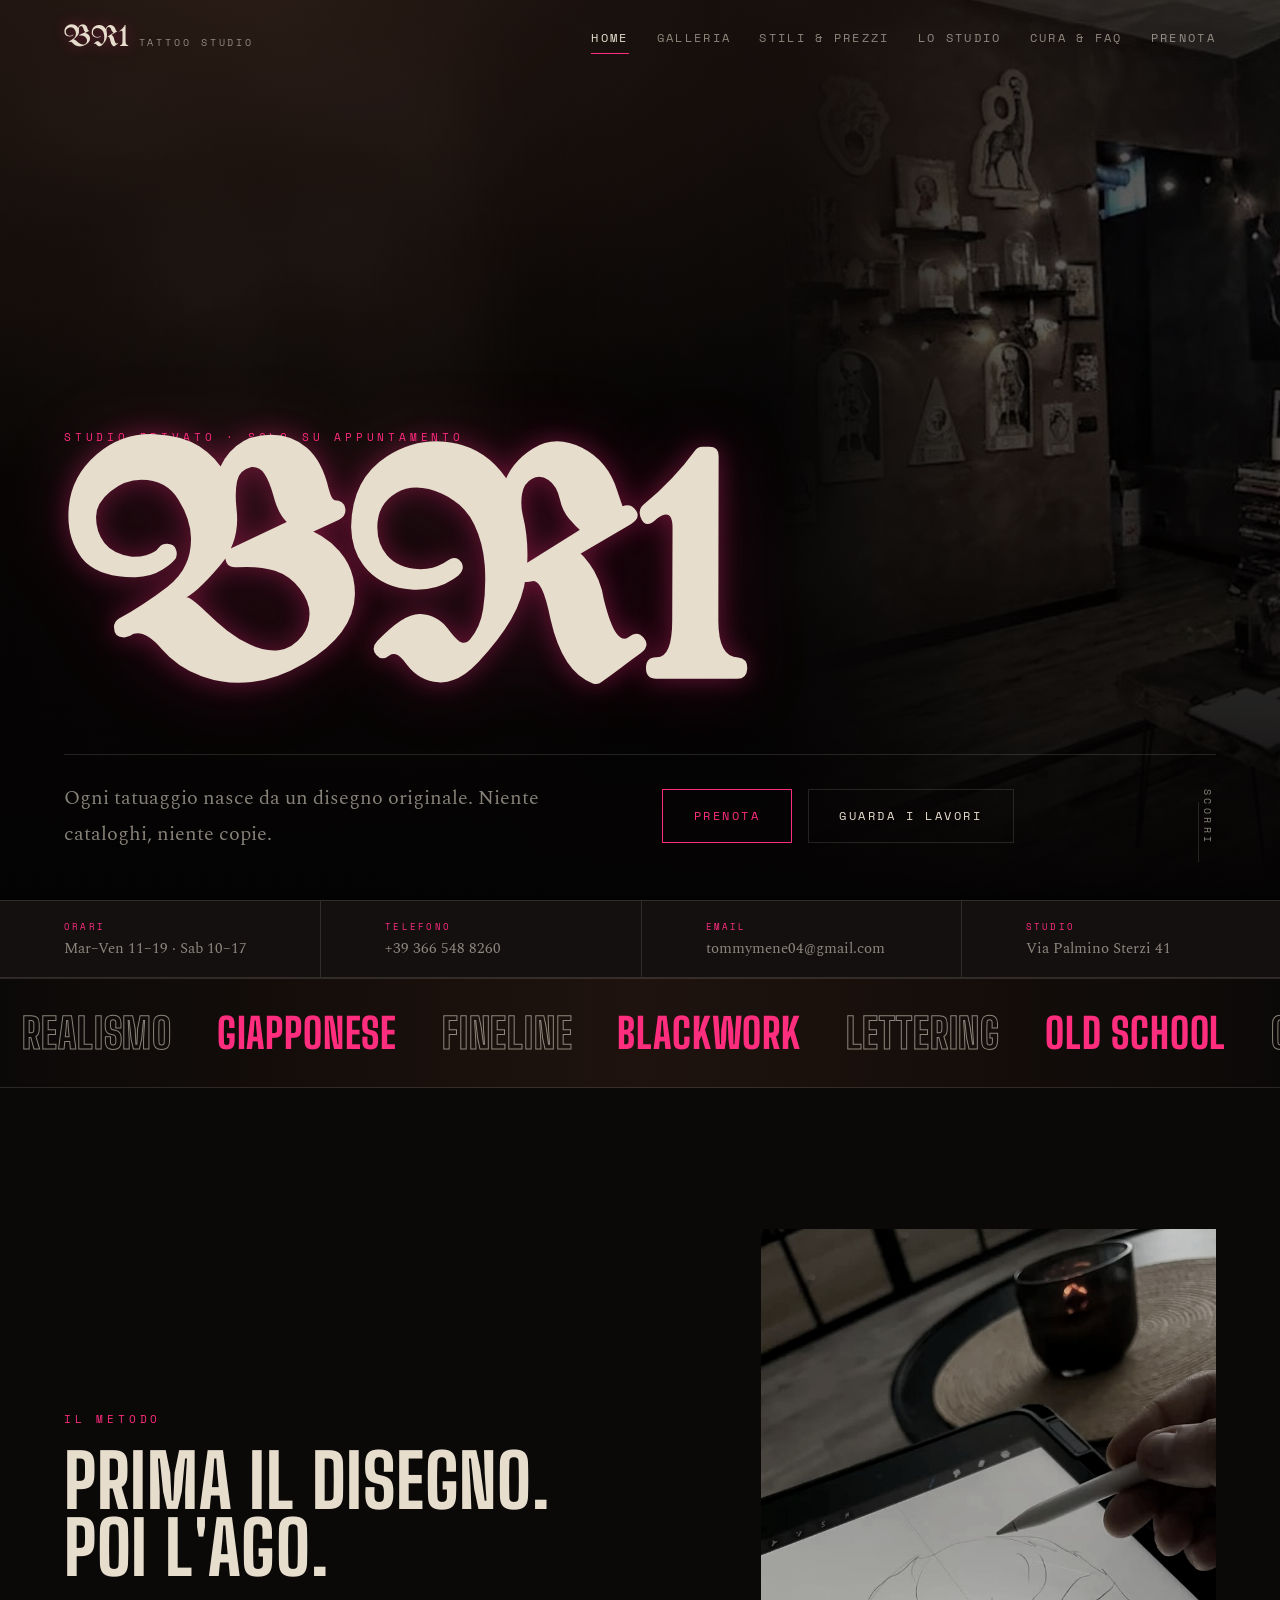
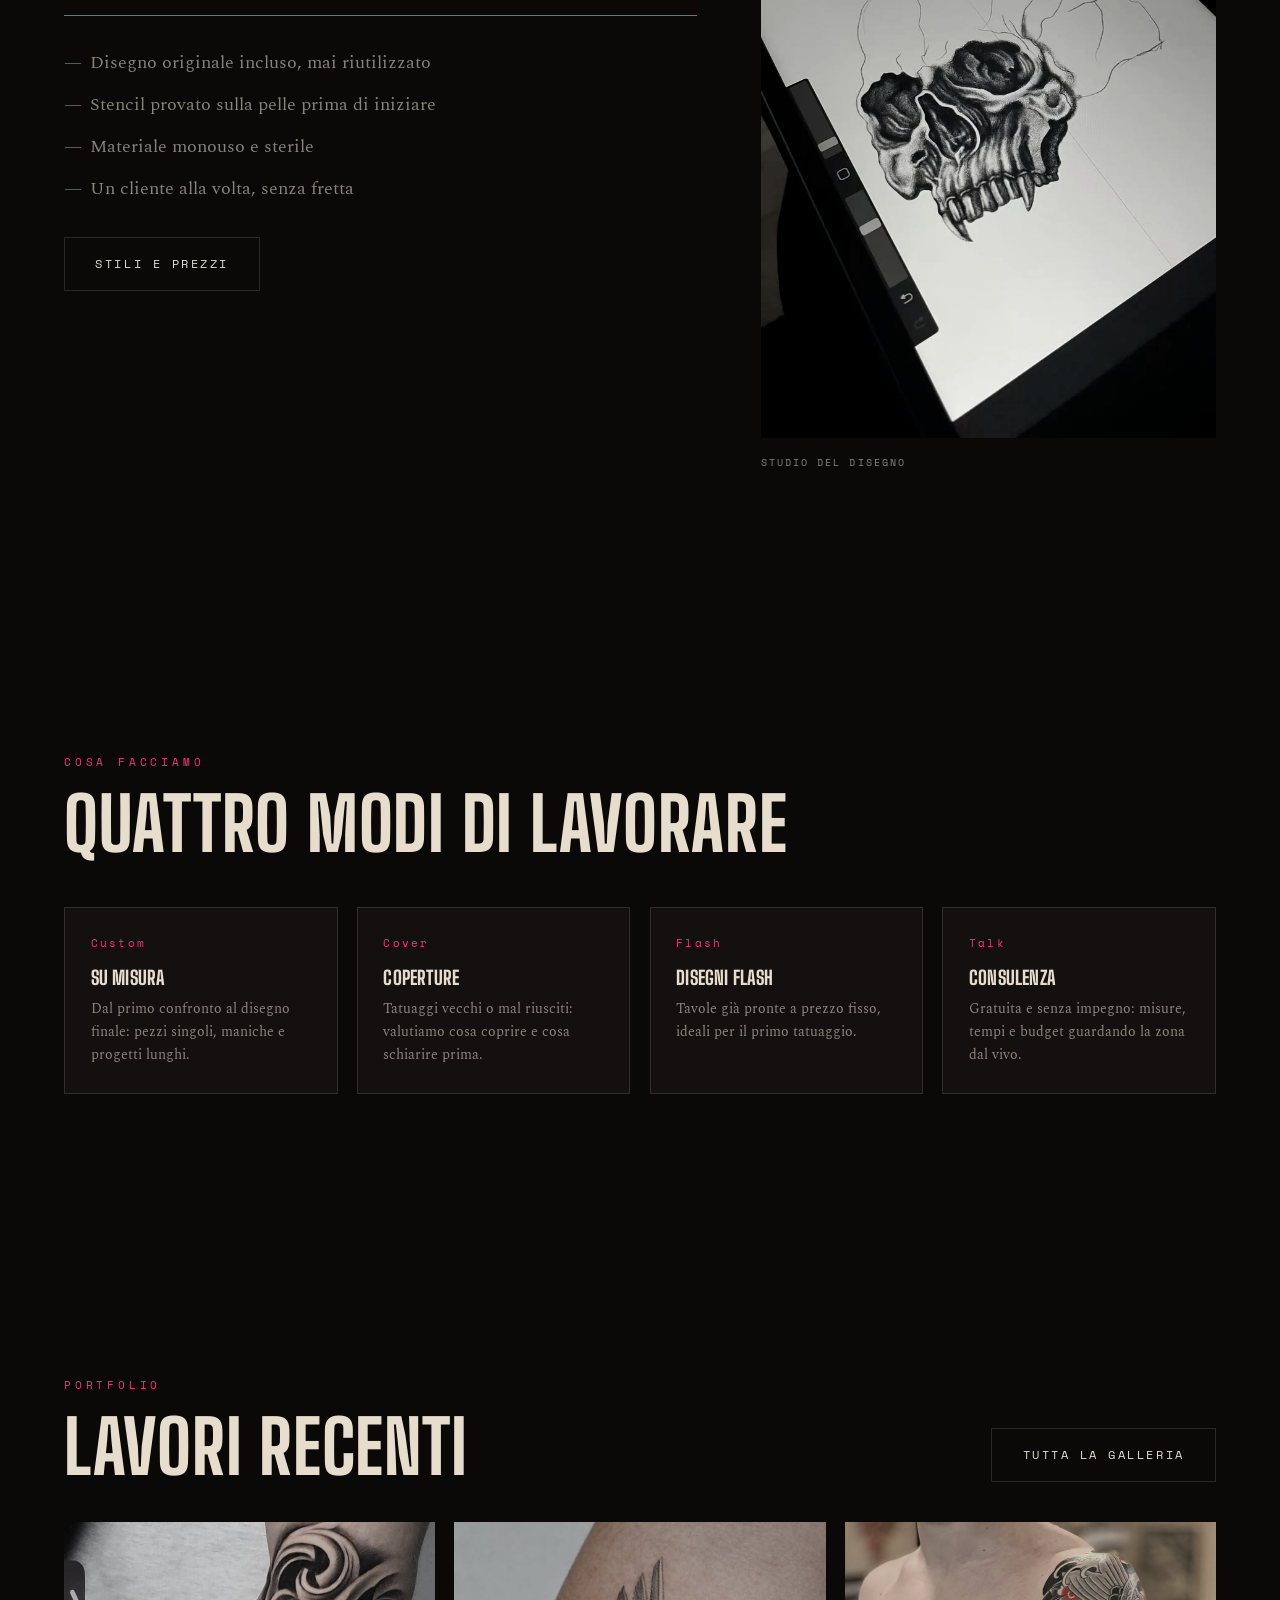
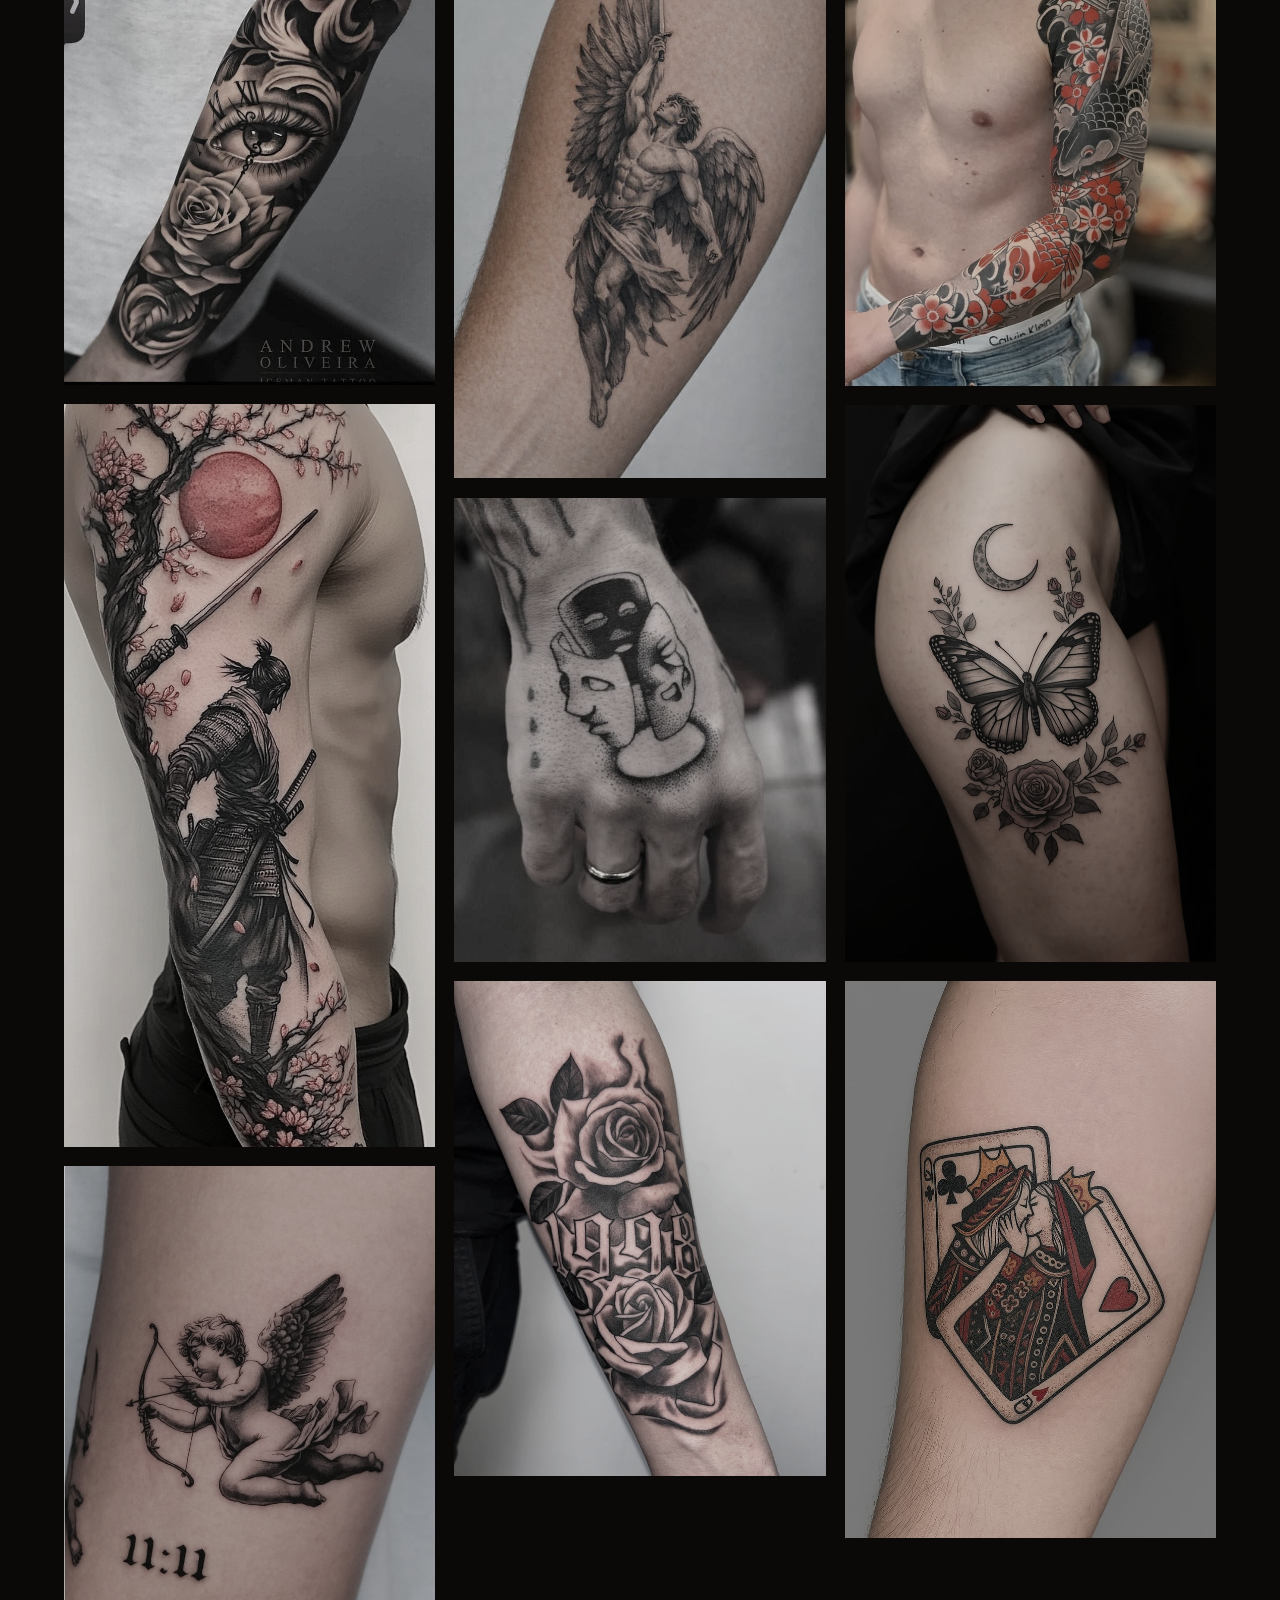
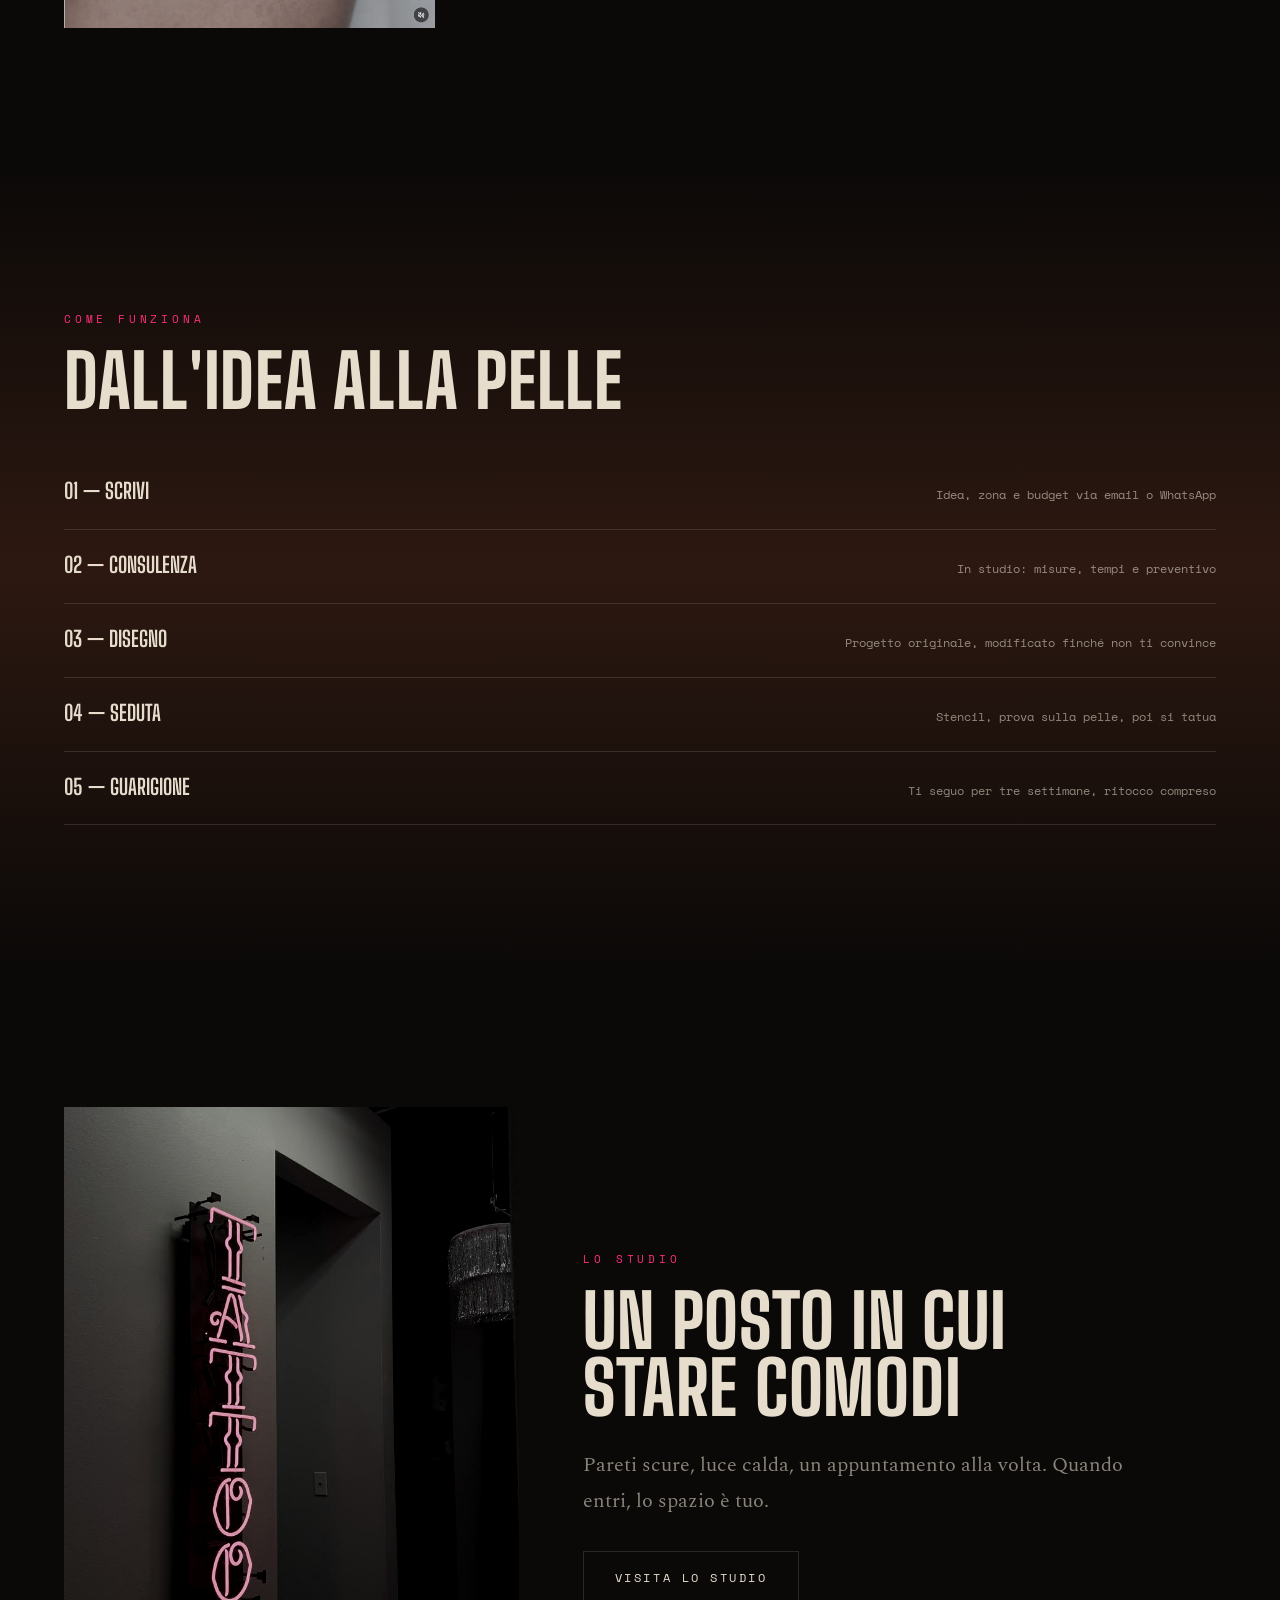
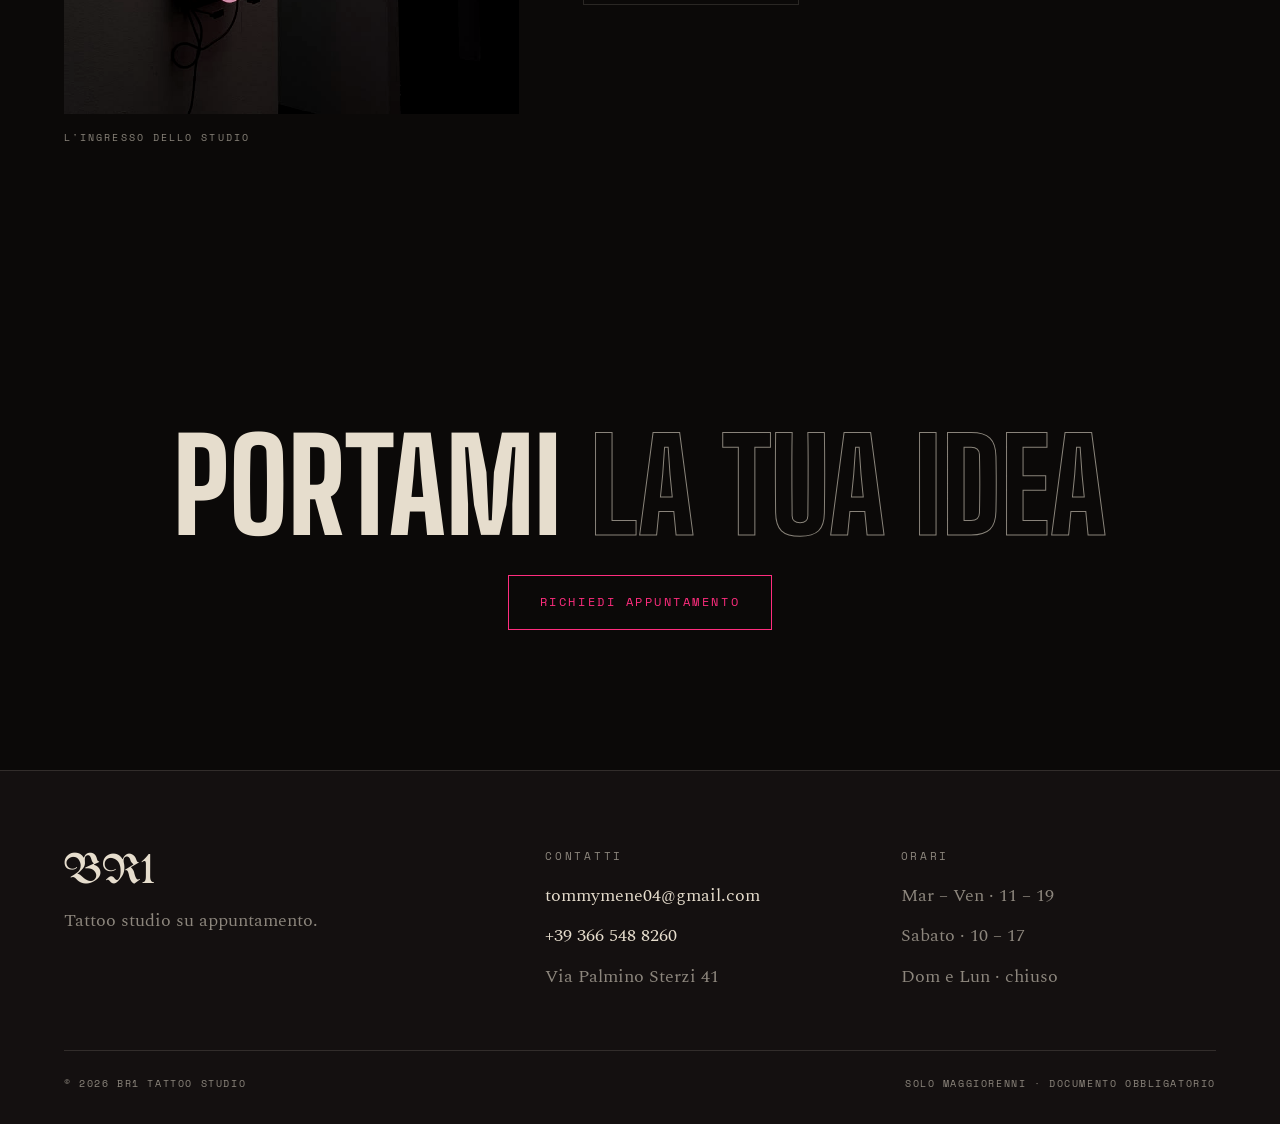
<file: index.html>
<!DOCTYPE html>
<html lang="it">
<head>
<meta charset="utf-8">
<meta name="viewport" content="width=device-width,initial-scale=1">
<title>BR1 Tattoo Studio — Tatuaggi su misura</title>
<meta name="description" content="Studio di tatuaggi su appuntamento. Realismo, giapponese, fineline, blackwork. Via Palmino Sterzi 41.">
<meta name="theme-color" content="#0B0908">
<link rel="icon" href="favicon.png" type="image/png">
<link rel="apple-touch-icon" href="apple-touch-icon.png">
<meta property="og:type" content="website">
<meta property="og:site_name" content="BR1 Tattoo Studio">
<meta property="og:title" content="BR1 Tattoo Studio">
<meta property="og:description" content="Tatuaggi su misura. Realismo, giapponese, fineline, blackwork. Solo su appuntamento.">
<meta property="og:image" content="https://menny28.github.io/BR1-tattoo/og-preview.jpg">
<meta property="og:image:width" content="1200">
<meta property="og:image:height" content="630">
<meta property="og:image:alt" content="BR1 Tattoo Studio">
<meta name="twitter:image" content="https://menny28.github.io/BR1-tattoo/og-preview.jpg">
<meta name="twitter:card" content="summary_large_image">
<meta property="og:url" content="https://menny28.github.io/BR1-tattoo/">
<link rel="canonical" href="https://menny28.github.io/BR1-tattoo/">
<link rel="preconnect" href="https://fonts.googleapis.com">
<link rel="preconnect" href="https://fonts.gstatic.com" crossorigin>
<link href="https://fonts.googleapis.com/css2?family=Big+Shoulders+Display:wght@400;700;800&family=Space+Mono:wght@400;700&family=Spectral:ital,wght@0,300;0,400;1,300&family=UnifrakturMaguntia&display=swap" rel="stylesheet">
<link rel="stylesheet" href="css/style.css">
</head>
<body>
<div class="progress"></div>

<header class="site-head">
  <a class="brand" href="index.html"><span class="brand__mark">BR1</span><span class="brand__tag">Tattoo Studio</span></a>
  <input type="checkbox" id="nav-toggle" class="nav-toggle" hidden>
  <label class="burger" for="nav-toggle" aria-label="Apri il menu"><span></span><span></span><span></span></label>
  <nav class="nav">
    <a class="is-current" href="index.html">Home</a>
    <a href="galleria.html">Galleria</a>
    <a href="stili.html">Stili &amp; Prezzi</a>
    <a href="studio.html">Lo studio</a>
    <a href="cura.html">Cura &amp; FAQ</a>
    <a href="contatti.html">Prenota</a>
  </nav>
</header>

<main>

  <section class="hero">
    <div class="hero__bg hero__bg--home"></div>
    <div class="hero__grain"></div>
    <div class="hero__inner">
      <span class="eyebrow">Studio privato · Solo su appuntamento</span>
      <h1 class="hero__title">BR1</h1>
      <div class="hero__meta">
        <p class="lead">Ogni tatuaggio nasce da un disegno originale. Niente cataloghi, niente copie.</p>
        <div class="btn-row" style="margin:0">
          <a class="btn btn--neon" href="contatti.html"><span>Prenota</span></a>
          <a class="btn" href="galleria.html"><span>Guarda i lavori</span></a>
        </div>
      </div>
    </div>
    <span class="hero__scroll">Scorri</span>
  </section>

  <!-- STRISCIA INFO -->
  <div class="strip">
    <div><b>Orari</b><span>Mar–Ven 11–19 · Sab 10–17</span></div>
    <a href="tel:+393665488260"><b>Telefono</b><span>+39 366 548 8260</span></a>
    <a href="mailto:tommymene04@gmail.com"><b>Email</b><span>tommymene04@gmail.com</span></a>
    <div><b>Studio</b><span>Via Palmino Sterzi 41</span></div>
  </div>

  <div class="marquee" aria-hidden="true">
    <div class="marquee__track">
      <span>Realismo</span><span>Giapponese</span><span>Fineline</span><span>Blackwork</span><span>Lettering</span><span>Old School</span><span>Cover-up</span>
      <span>Realismo</span><span>Giapponese</span><span>Fineline</span><span>Blackwork</span><span>Lettering</span><span>Old School</span><span>Cover-up</span>
    </div>
  </div>

  <!-- METODO -->
  <section class="section">
    <div class="wrap split split--wide-left">
      <div class="reveal">
        <span class="eyebrow">Il metodo</span>
        <h2 class="mask"><span>Prima il disegno.<br>Poi l'ago.</span></h2>
        <div class="ink-line" style="margin:2rem 0"></div>
        <ul class="ticks">
          <li>Disegno originale incluso, mai riutilizzato</li>
          <li>Stencil provato sulla pelle prima di iniziare</li>
          <li>Materiale monouso e sterile</li>
          <li>Un cliente alla volta, senza fretta</li>
        </ul>
        <div class="btn-row"><a class="btn" href="stili.html"><span>Stili e prezzi</span></a></div>
      </div>
      <figure class="figure reveal" data-d="2">
        <img src="img/disegno-teschio.jpg" alt="Disegno di un teschio realizzato su tavoletta grafica">
        <figcaption>Studio del disegno</figcaption>
      </figure>
    </div>
  </section>

  <!-- SERVIZI -->
  <section class="section panel">
    <div class="panel__bg" style="background-image:url('img/inchiostro.jpg')"></div>
    <div class="wrap">
      <span class="eyebrow reveal">Cosa facciamo</span>
      <h2 class="reveal">Quattro modi di lavorare</h2>
      <div class="grid grid--4" style="margin-top:3rem">
        <article class="card reveal">
          <span class="card__num">Custom</span>
          <h3>Su misura</h3>
          <p>Dal primo confronto al disegno finale: pezzi singoli, maniche e progetti lunghi.</p>
        </article>
        <article class="card reveal" data-d="1">
          <span class="card__num">Cover</span>
          <h3>Coperture</h3>
          <p>Tatuaggi vecchi o mal riusciti: valutiamo cosa coprire e cosa schiarire prima.</p>
        </article>
        <article class="card reveal" data-d="2">
          <span class="card__num">Flash</span>
          <h3>Disegni flash</h3>
          <p>Tavole già pronte a prezzo fisso, ideali per il primo tatuaggio.</p>
        </article>
        <article class="card reveal" data-d="3">
          <span class="card__num">Talk</span>
          <h3>Consulenza</h3>
          <p>Gratuita e senza impegno: misure, tempi e budget guardando la zona dal vivo.</p>
        </article>
      </div>
    </div>
  </section>

  <!-- LAVORI -->
  <section class="section">
    <div class="wrap">
      <div style="display:flex;flex-wrap:wrap;gap:1.5rem;justify-content:space-between;align-items:flex-end;margin-bottom:2.5rem">
        <div class="reveal"><span class="eyebrow">Portfolio</span><h2 class="mask"><span>Lavori recenti</span></h2></div>
        <a class="btn reveal" href="galleria.html"><span>Tutta la galleria</span></a>
      </div>
      <div class="works works--rail">
        <a class="work reveal" href="galleria.html"><img src="img/realismo-occhio-orologio.jpg" alt="Occhio realistico con orologio e rose sull'avambraccio"><span class="work__label"><strong>Il tempo che guarda</strong><em>Realismo</em></span></a>
        <a class="work reveal" data-d="1" href="galleria.html"><img src="img/giapponese-samurai.jpg" alt="Manica con samurai, sole rosso e ciliegi in fiore"><span class="work__label"><strong>Samurai</strong><em>Giapponese</em></span></a>
        <a class="work reveal" data-d="2" href="galleria.html"><img src="img/fineline-cherubino.jpg" alt="Cherubino con arco tatuato in fineline"><span class="work__label"><strong>Cherubino</strong><em>Fineline</em></span></a>
        <a class="work reveal" href="galleria.html"><img src="img/realismo-arcangelo.jpg" alt="Arcangelo con spada sull'avambraccio"><span class="work__label"><strong>Arcangelo</strong><em>Realismo</em></span></a>
        <a class="work reveal" data-d="1" href="galleria.html"><img src="img/blackwork-maschere.jpg" alt="Maschere del teatro tatuate a puntinato sulla mano"><span class="work__label"><strong>Le tre maschere</strong><em>Blackwork</em></span></a>
        <a class="work reveal" data-d="2" href="galleria.html"><img src="img/lettering-1998.jpg" alt="Rose black and grey con la data 1998 in gotico"><span class="work__label"><strong>1998</strong><em>Lettering</em></span></a>
        <a class="work reveal" href="galleria.html"><img src="img/giapponese-koi.jpg" alt="Manica giapponese con carpe koi e fiori di ciliegio"><span class="work__label"><strong>Due koi</strong><em>Giapponese</em></span></a>
        <a class="work reveal" data-d="1" href="galleria.html"><img src="img/dark-farfalla.jpg" alt="Farfalla, luna e rose tatuate sulla coscia"><span class="work__label"><strong>Falena e luna</strong><em>Blackwork</em></span></a>
        <a class="work reveal" data-d="2" href="galleria.html"><img src="img/oldschool-carte.jpg" alt="Re e regina di carte da gioco a colori"><span class="work__label"><strong>Re e regina</strong><em>Old School</em></span></a>
      </div>
      <span class="rail-hint">← Scorri di lato per vedere altri lavori</span>
    </div>
  </section>

  <!-- PROCESSO -->
  <section class="section panel panel--oxide">
    <div class="panel__bg" style="background-image:url('img/stencil.jpg')"></div>
    <div class="wrap">
      <span class="eyebrow reveal">Come funziona</span>
      <h2 class="reveal">Dall'idea alla pelle</h2>
      <ul class="list-lines" style="margin-top:2.5rem">
        <li class="reveal"><span>01 — Scrivi</span><span>Idea, zona e budget via email o WhatsApp</span></li>
        <li class="reveal" data-d="1"><span>02 — Consulenza</span><span>In studio: misure, tempi e preventivo</span></li>
        <li class="reveal" data-d="2"><span>03 — Disegno</span><span>Progetto originale, modificato finché non ti convince</span></li>
        <li class="reveal" data-d="3"><span>04 — Seduta</span><span>Stencil, prova sulla pelle, poi si tatua</span></li>
        <li class="reveal" data-d="4"><span>05 — Guarigione</span><span>Ti seguo per tre settimane, ritocco compreso</span></li>
      </ul>
    </div>
  </section>

  <!-- STUDIO -->
  <section class="section">
    <div class="wrap split split--wide-right">
      <figure class="figure reveal">
        <img src="img/insegna-neon.jpg" alt="Insegna al neon rosa all'ingresso dello studio">
        <figcaption>L'ingresso dello studio</figcaption>
      </figure>
      <div class="reveal" data-d="1">
        <span class="eyebrow">Lo studio</span>
        <h2 class="mask"><span>Un posto in cui<br>stare comodi</span></h2>
        <p class="lead" style="margin-top:1.5rem">Pareti scure, luce calda, un appuntamento alla volta. Quando entri, lo spazio è tuo.</p>
        <div class="btn-row"><a class="btn" href="studio.html"><span>Visita lo studio</span></a></div>
      </div>
    </div>
  </section>

  <section class="section cta-band panel">
    <div class="panel__bg" style="background-image:url('img/sessione-schiena.jpg')"></div>
    <div class="wrap">
      <p class="huge mask"><span>Portami <em>la tua idea</em></span></p>
      <div class="btn-row reveal" style="justify-content:center"><a class="btn btn--neon" href="contatti.html"><span>Richiedi appuntamento</span></a></div>
    </div>
  </section>

</main>

<footer class="site-foot">
  <div class="wrap">
    <div class="foot-grid">
      <div>
        <span class="foot-mark">BR1</span>
        <p class="muted" style="max-width:34ch">Tattoo studio su appuntamento.</p>
      </div>
      <div>
        <h4>Contatti</h4>
        <ul>
          <li><a href="mailto:tommymene04@gmail.com">tommymene04@gmail.com</a></li>
          <li><a href="tel:+393665488260">+39 366 548 8260</a></li>
          <li class="muted">Via Palmino Sterzi 41</li>
        </ul>
      </div>
      <div>
        <h4>Orari</h4>
        <ul class="muted">
          <li>Mar – Ven · 11 – 19</li>
          <li>Sabato · 10 – 17</li>
          <li>Dom e Lun · chiuso</li>
        </ul>
      </div>
    </div>
    <div class="foot-bottom">
      <span>© <span data-year></span> BR1 Tattoo Studio</span>
      <span>Solo maggiorenni · Documento obbligatorio</span>
    </div>
  </div>
</footer>

<script src="js/main.js"></script>
</body>
</html>
</file>
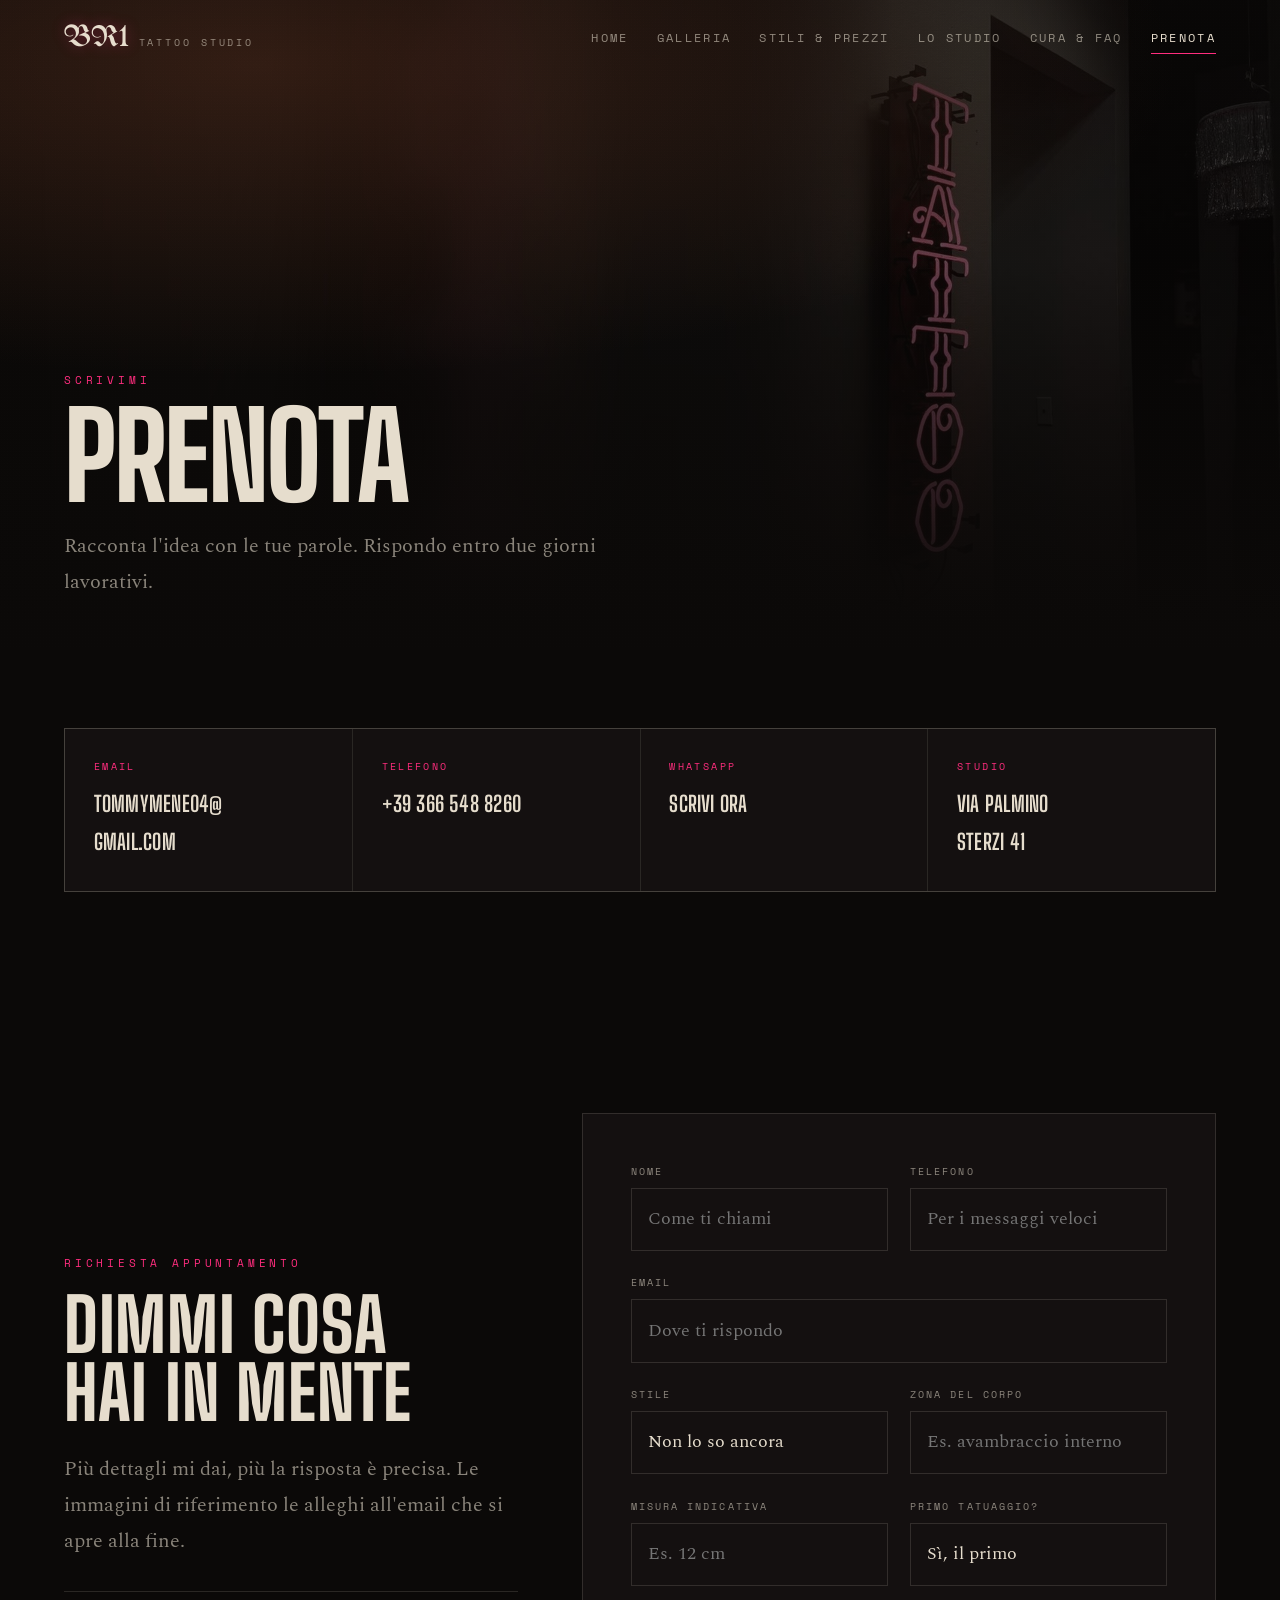
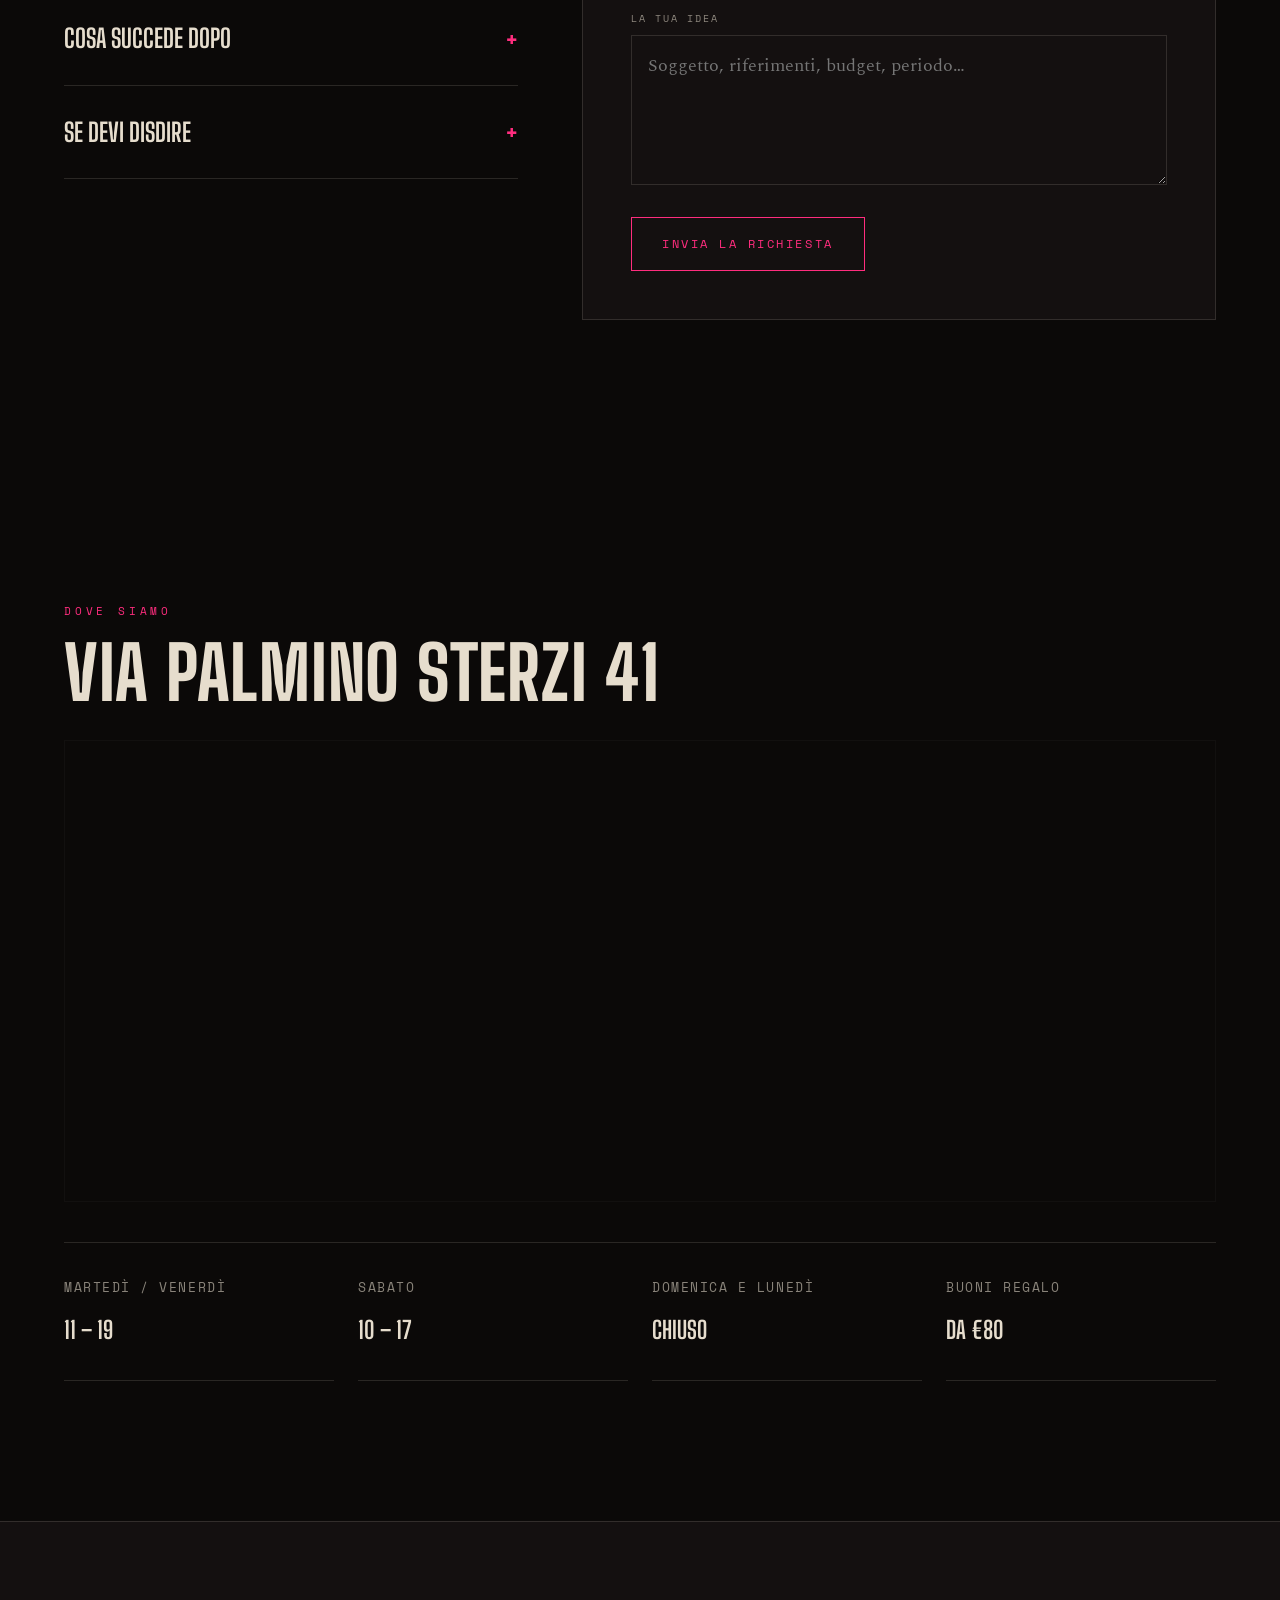
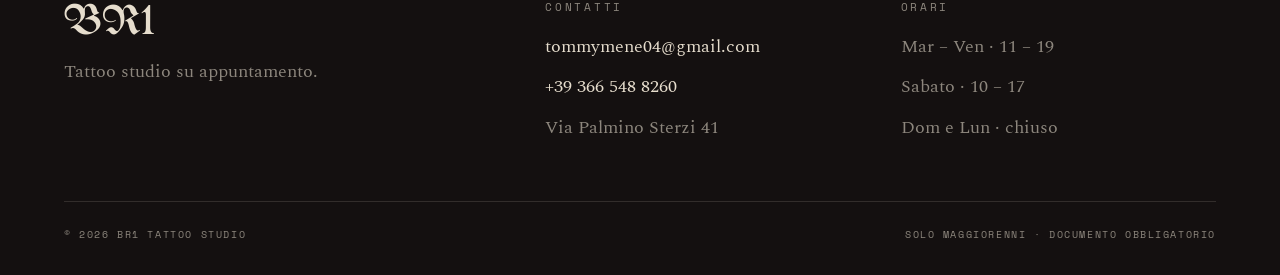
<file: contatti.html>
<!DOCTYPE html>
<html lang="it">
<head>
<meta charset="utf-8">
<meta name="viewport" content="width=device-width,initial-scale=1">
<title>Prenota — BR1 Tattoo Studio</title>
<meta name="description" content="Prenota una consulenza da BR1 Tattoo Studio. tommymene04@gmail.com · +39 366 548 8260 · Via Palmino Sterzi 41.">
<meta name="theme-color" content="#0B0908">
<link rel="icon" href="favicon.png" type="image/png">
<link rel="apple-touch-icon" href="apple-touch-icon.png">
<meta property="og:type" content="website">
<meta property="og:site_name" content="BR1 Tattoo Studio">
<meta property="og:title" content="Prenota — BR1 Tattoo Studio">
<meta property="og:description" content="Prenota una consulenza da BR1 Tattoo Studio. tommymene04@gmail.com · +39 366 548 8260 · Via Palmino Sterzi 41.">
<meta property="og:image" content="https://menny28.github.io/BR1-tattoo/og-preview.jpg">
<meta property="og:image:width" content="1200">
<meta property="og:image:height" content="630">
<meta property="og:image:alt" content="BR1 Tattoo Studio">
<meta name="twitter:image" content="https://menny28.github.io/BR1-tattoo/og-preview.jpg">
<meta name="twitter:card" content="summary_large_image">
<meta property="og:url" content="https://menny28.github.io/BR1-tattoo/contatti.html">
<link rel="canonical" href="https://menny28.github.io/BR1-tattoo/contatti.html">
<link rel="preconnect" href="https://fonts.googleapis.com">
<link rel="preconnect" href="https://fonts.gstatic.com" crossorigin>
<link href="https://fonts.googleapis.com/css2?family=Big+Shoulders+Display:wght@400;700;800&family=Space+Mono:wght@400;700&family=Spectral:ital,wght@0,300;0,400;1,300&family=UnifrakturMaguntia&display=swap" rel="stylesheet">
<link rel="stylesheet" href="css/style.css">
</head>
<body>
<div class="progress"></div>

<header class="site-head">
  <a class="brand" href="index.html"><span class="brand__mark">BR1</span><span class="brand__tag">Tattoo Studio</span></a>
  <input type="checkbox" id="nav-toggle" class="nav-toggle" hidden>
  <label class="burger" for="nav-toggle" aria-label="Apri il menu"><span></span><span></span><span></span></label>
  <nav class="nav">
    <a href="index.html">Home</a>
    <a href="galleria.html">Galleria</a>
    <a href="stili.html">Stili &amp; Prezzi</a>
    <a href="studio.html">Lo studio</a>
    <a href="cura.html">Cura &amp; FAQ</a>
    <a class="is-current" href="contatti.html">Prenota</a>
  </nav>
</header>

<main>

  <section class="hero hero--page">
    <div class="hero__bg hero__bg--contatti"></div>
    <div class="hero__grain"></div>
    <div class="hero__inner">
      <span class="eyebrow">Scrivimi</span>
      <h1 class="hero__title">Prenota</h1>
      <p class="lead" style="margin-top:1.5rem">Racconta l'idea con le tue parole. Rispondo entro due giorni lavorativi.</p>
    </div>
  </section>

  <section class="section section--tight">
    <div class="wrap">
      <div class="quick reveal">
        <a href="mailto:tommymene04@gmail.com"><span>Email</span><strong>tommymene04@<br>gmail.com</strong></a>
        <a href="tel:+393665488260"><span>Telefono</span><strong>+39 366 548 8260</strong></a>
        <a href="https://wa.me/393665488260" target="_blank" rel="noopener"><span>WhatsApp</span><strong>Scrivi ora</strong></a>
        <div><span>Studio</span><strong>Via Palmino<br>Sterzi 41</strong></div>
      </div>
    </div>
  </section>

  <section class="section panel">
    <div class="panel__bg" style="background-image:url('img/disegno-koi.jpg')"></div>
    <div class="wrap split split--wide-left">
      <div class="reveal">
        <span class="eyebrow">Richiesta appuntamento</span>
        <h2 class="mask"><span>Dimmi cosa<br>hai in mente</span></h2>
        <p class="lead" style="margin-top:1.5rem">Più dettagli mi dai, più la risposta è precisa. Le immagini di riferimento le alleghi all'email che si apre alla fine.</p>
        <div class="acc" style="margin-top:2rem">
          <details><summary>Cosa succede dopo</summary><p>Ti scrivo con una fascia di prezzo e due o tre date. L'appuntamento si conferma con un acconto del 20%.</p></details>
          <details><summary>Se devi disdire</summary><p>Con almeno 48 ore di anticipo l'acconto resta valido per una nuova data.</p></details>
        </div>
      </div>

      <form class="calc reveal" data-d="1" id="booking">
        <div class="form form--2">
          <div class="field"><label for="f-nome">Nome</label><input id="f-nome" name="nome" type="text" required placeholder="Come ti chiami"></div>
          <div class="field"><label for="f-telefono">Telefono</label><input id="f-telefono" name="telefono" type="tel" placeholder="Per i messaggi veloci"></div>
          <div class="field full"><label for="f-email">Email</label><input id="f-email" name="email" type="email" required placeholder="Dove ti rispondo"></div>
          <div class="field"><label for="f-stile">Stile</label>
            <select id="f-stile" name="stile"><option>Non lo so ancora</option><option>Realismo</option><option>Giapponese</option><option>Fineline</option><option>Blackwork</option><option>Lettering</option><option>Old school</option><option>Cover-up</option></select></div>
          <div class="field"><label for="f-zona">Zona del corpo</label><input id="f-zona" name="zona" type="text" placeholder="Es. avambraccio interno"></div>
          <div class="field"><label for="f-misura">Misura indicativa</label><input id="f-misura" name="misura" type="text" placeholder="Es. 12 cm"></div>
          <div class="field"><label for="f-prima">Primo tatuaggio?</label><select id="f-prima" name="prima"><option>Sì, il primo</option><option>No, ne ho altri</option></select></div>
          <div class="field full"><label for="f-idea">La tua idea</label><textarea id="f-idea" name="idea" required placeholder="Soggetto, riferimenti, budget, periodo…"></textarea></div>
        </div>
        <div class="btn-row"><button class="btn btn--neon" type="submit"><span>Invia la richiesta</span></button></div>
        <p class="note" id="booking-msg" hidden style="margin-top:1.5rem">Si è aperto il tuo programma di posta con il messaggio già pronto: controlla e premi invia.</p>
      </form>
    </div>
  </section>

  <section class="section">
    <div class="wrap">
      <span class="eyebrow reveal">Dove siamo</span>
      <h2 class="reveal" style="margin-bottom:2rem">Via Palmino Sterzi 41</h2>
      <div class="map reveal">
        <iframe title="Mappa dello studio BR1" src="https://www.google.com/maps?q=Via%20Palmino%20Sterzi%2041&output=embed" loading="lazy" referrerpolicy="no-referrer-when-downgrade"></iframe>
      </div>
      <div class="info-row" style="margin-top:2.5rem">
        <div class="reveal"><span class="mono muted">Martedì / Venerdì</span><strong>11 – 19</strong></div>
        <div class="reveal" data-d="1"><span class="mono muted">Sabato</span><strong>10 – 17</strong></div>
        <div class="reveal" data-d="2"><span class="mono muted">Domenica e lunedì</span><strong>Chiuso</strong></div>
        <div class="reveal" data-d="3"><span class="mono muted">Buoni regalo</span><strong>Da €80</strong></div>
      </div>
    </div>
  </section>

</main>

<footer class="site-foot">
  <div class="wrap">
    <div class="foot-grid">
      <div>
        <span class="foot-mark">BR1</span>
        <p class="muted" style="max-width:34ch">Tattoo studio su appuntamento.</p>
      </div>
      <div>
        <h4>Contatti</h4>
        <ul>
          <li><a href="mailto:tommymene04@gmail.com">tommymene04@gmail.com</a></li>
          <li><a href="tel:+393665488260">+39 366 548 8260</a></li>
          <li class="muted">Via Palmino Sterzi 41</li>
        </ul>
      </div>
      <div>
        <h4>Orari</h4>
        <ul class="muted">
          <li>Mar – Ven · 11 – 19</li>
          <li>Sabato · 10 – 17</li>
          <li>Dom e Lun · chiuso</li>
        </ul>
      </div>
    </div>
    <div class="foot-bottom">
      <span>© <span data-year></span> BR1 Tattoo Studio</span>
      <span>Solo maggiorenni · Documento obbligatorio</span>
    </div>
  </div>
</footer>

<script src="js/main.js"></script>
</body>
</html>
</file>
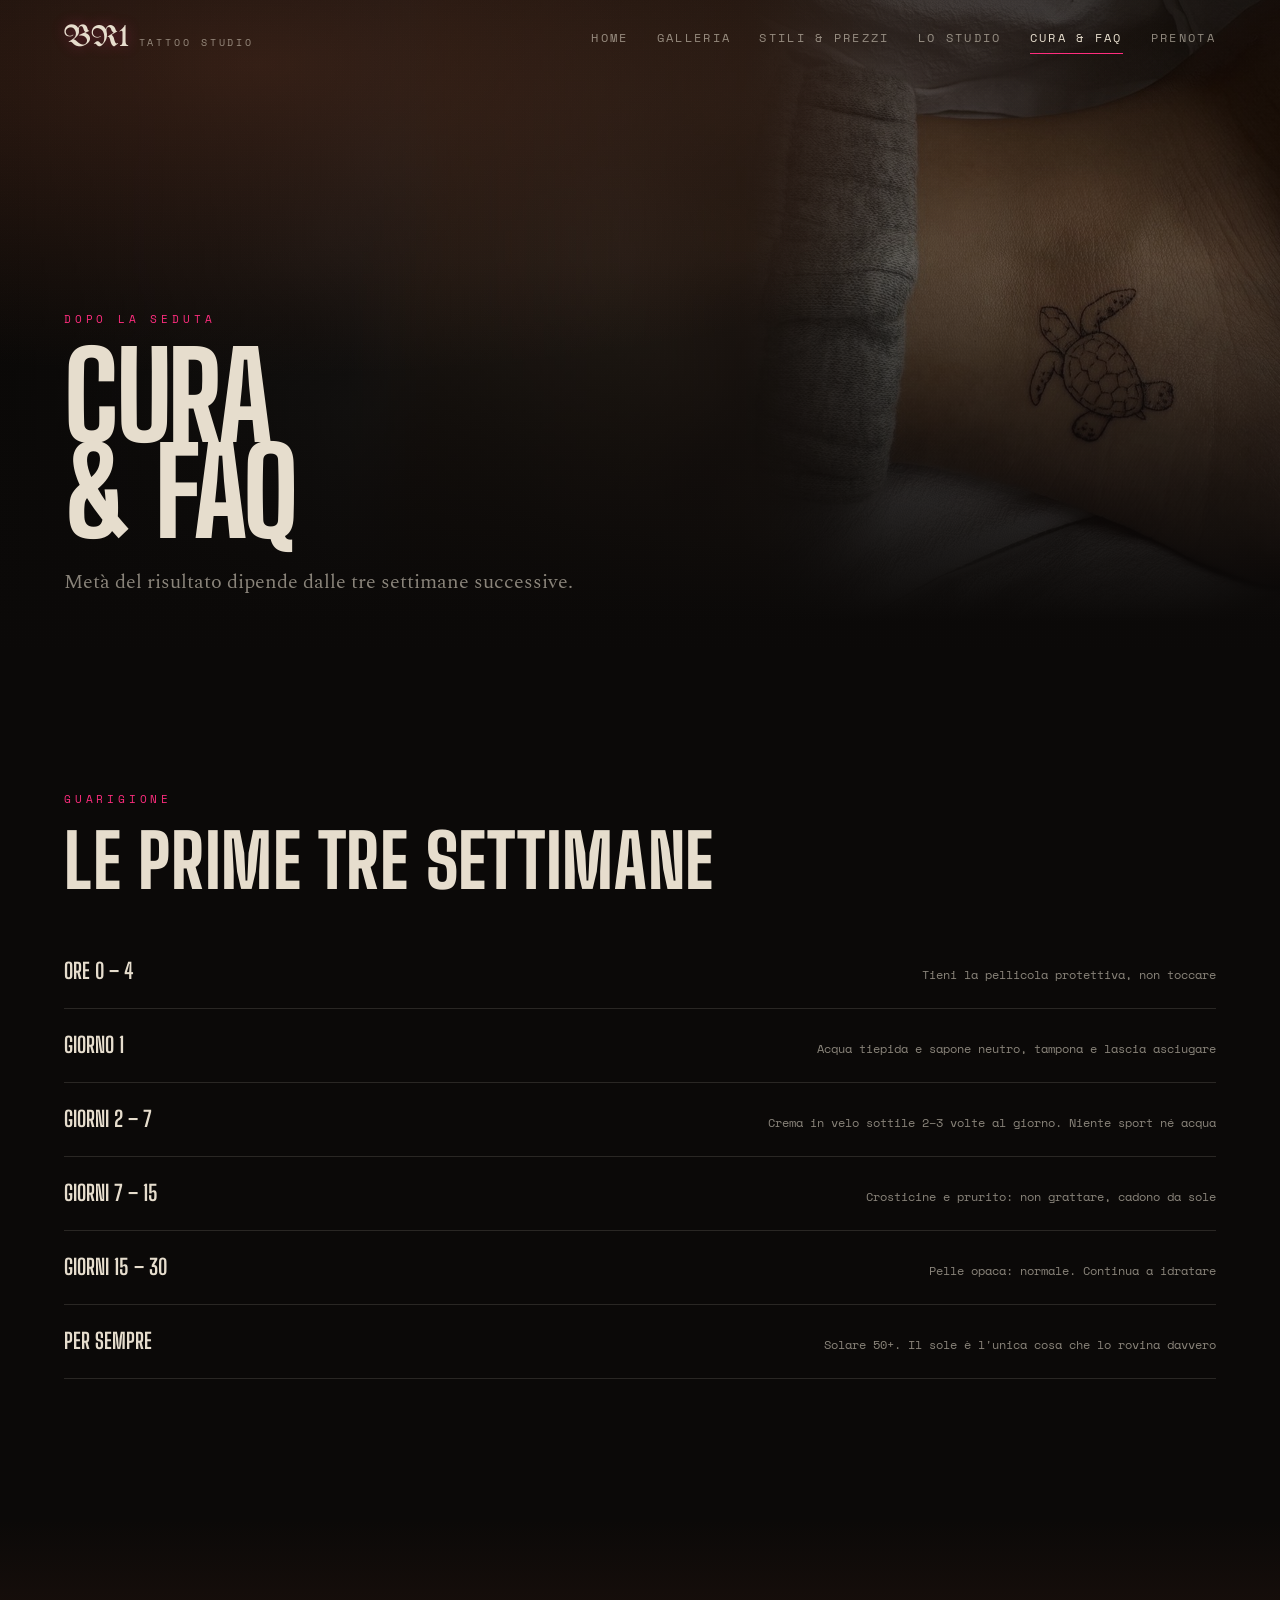
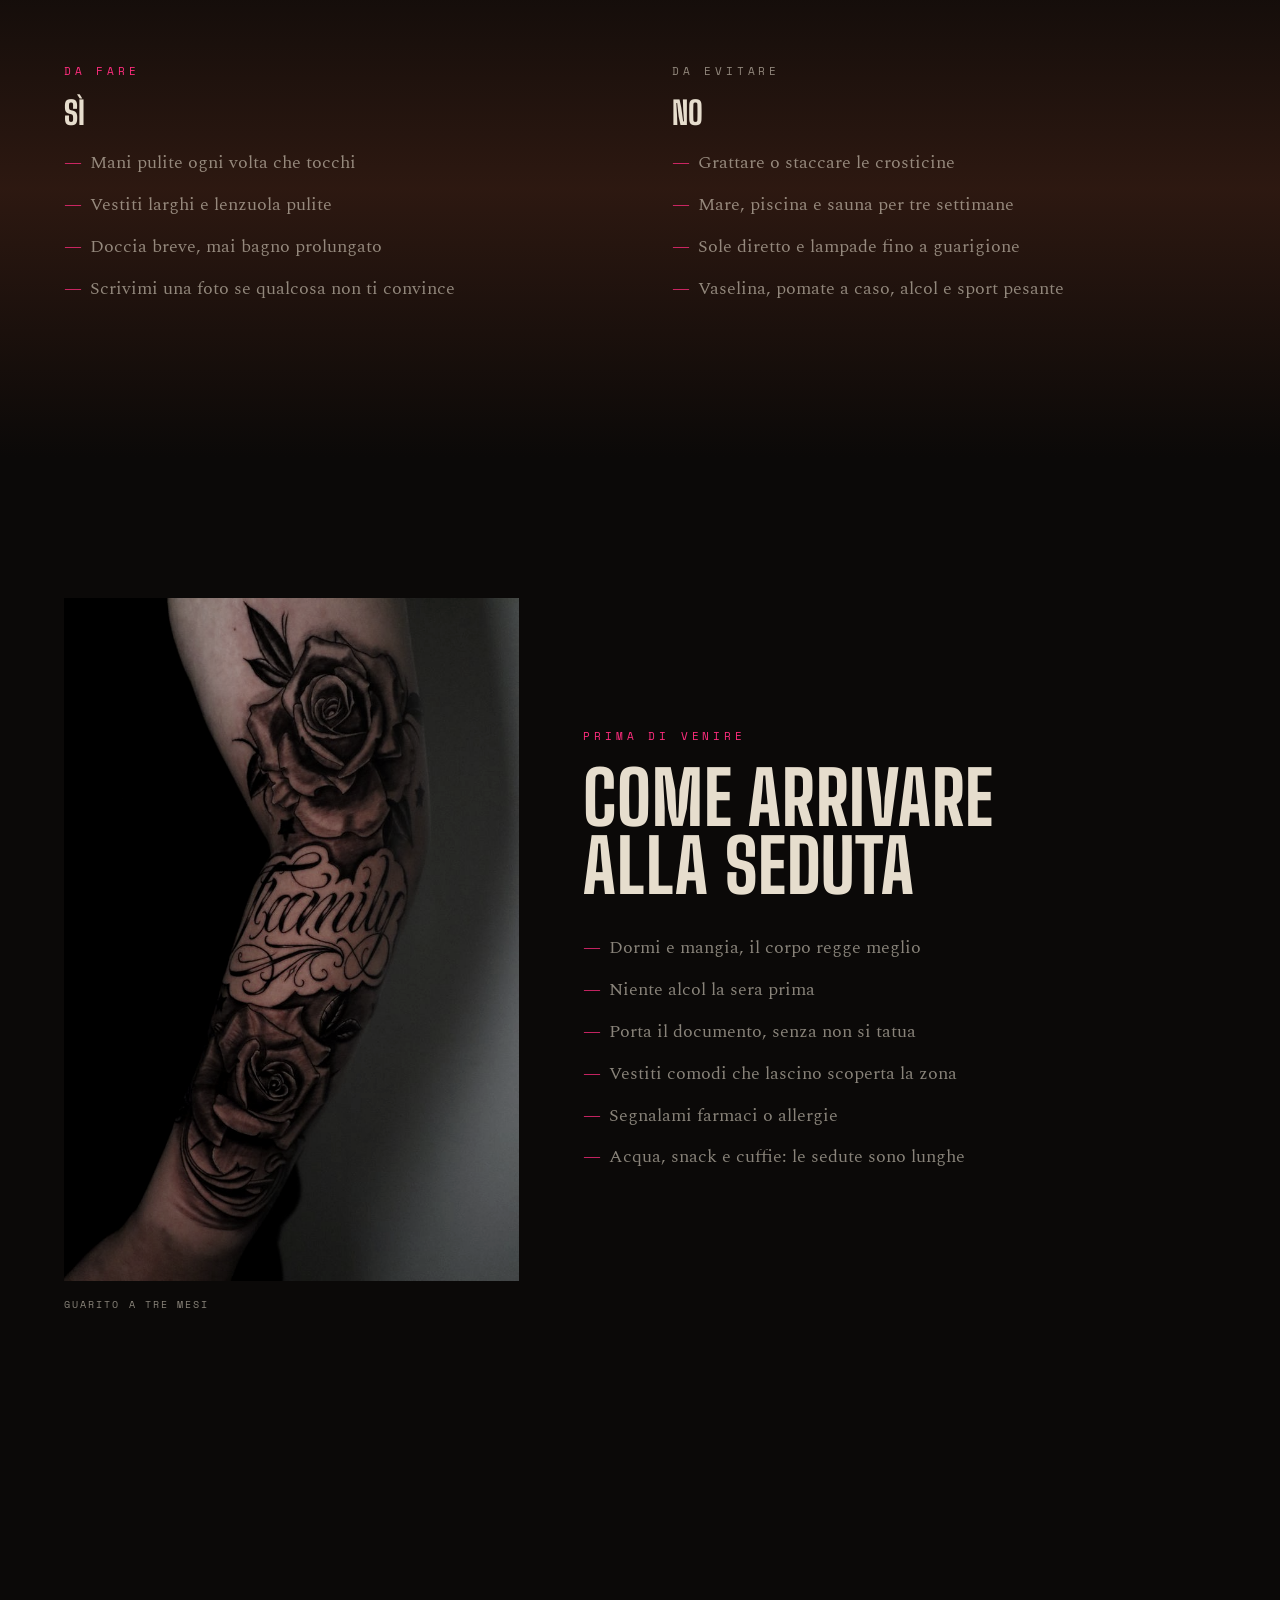
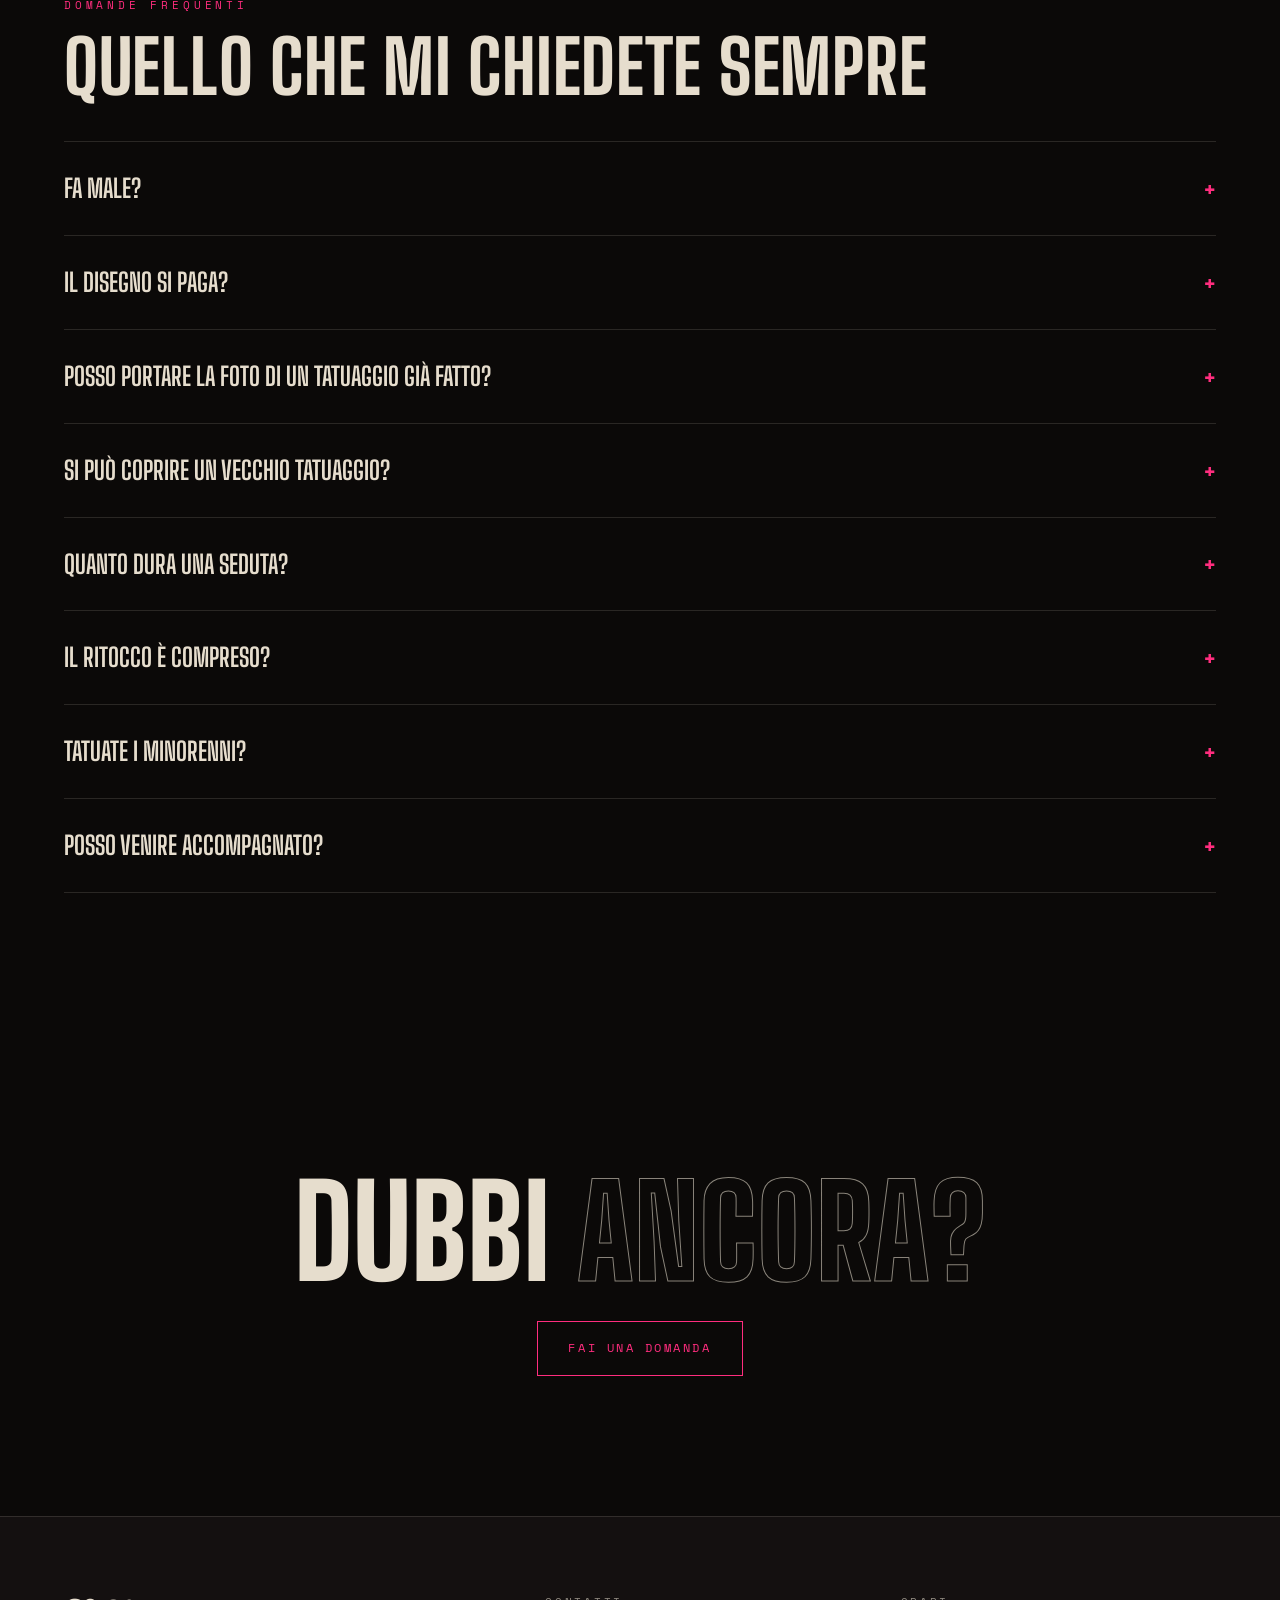
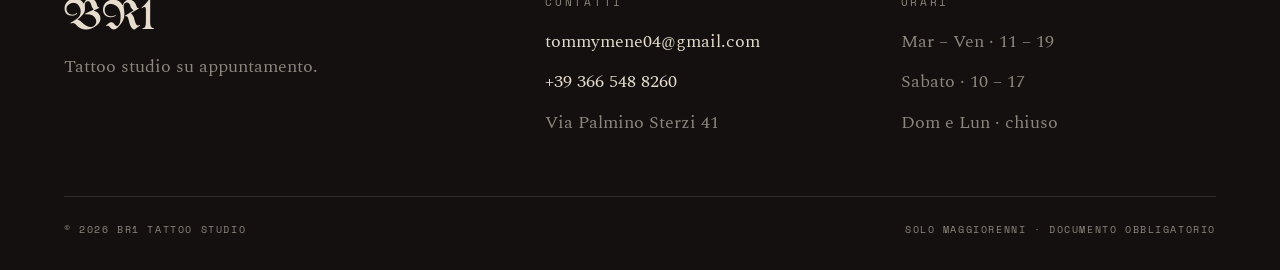
<file: cura.html>
<!DOCTYPE html>
<html lang="it">
<head>
<meta charset="utf-8">
<meta name="viewport" content="width=device-width,initial-scale=1">
<title>Cura & FAQ — BR1 Tattoo Studio</title>
<meta name="description" content="Come curare un tatuaggio appena fatto e le risposte alle domande più frequenti.">
<meta name="theme-color" content="#0B0908">
<link rel="icon" href="favicon.png" type="image/png">
<link rel="apple-touch-icon" href="apple-touch-icon.png">
<meta property="og:type" content="website">
<meta property="og:site_name" content="BR1 Tattoo Studio">
<meta property="og:title" content="Cura & FAQ — BR1 Tattoo Studio">
<meta property="og:description" content="Come curare un tatuaggio appena fatto e le risposte alle domande più frequenti.">
<meta property="og:image" content="https://menny28.github.io/BR1-tattoo/og-preview.jpg">
<meta property="og:image:width" content="1200">
<meta property="og:image:height" content="630">
<meta property="og:image:alt" content="BR1 Tattoo Studio">
<meta name="twitter:image" content="https://menny28.github.io/BR1-tattoo/og-preview.jpg">
<meta name="twitter:card" content="summary_large_image">
<meta property="og:url" content="https://menny28.github.io/BR1-tattoo/cura.html">
<link rel="canonical" href="https://menny28.github.io/BR1-tattoo/cura.html">
<link rel="preconnect" href="https://fonts.googleapis.com">
<link rel="preconnect" href="https://fonts.gstatic.com" crossorigin>
<link href="https://fonts.googleapis.com/css2?family=Big+Shoulders+Display:wght@400;700;800&family=Space+Mono:wght@400;700&family=Spectral:ital,wght@0,300;0,400;1,300&family=UnifrakturMaguntia&display=swap" rel="stylesheet">
<link rel="stylesheet" href="css/style.css">
</head>
<body>
<div class="progress"></div>

<header class="site-head">
  <a class="brand" href="index.html"><span class="brand__mark">BR1</span><span class="brand__tag">Tattoo Studio</span></a>
  <input type="checkbox" id="nav-toggle" class="nav-toggle" hidden>
  <label class="burger" for="nav-toggle" aria-label="Apri il menu"><span></span><span></span><span></span></label>
  <nav class="nav">
    <a href="index.html">Home</a>
    <a href="galleria.html">Galleria</a>
    <a href="stili.html">Stili &amp; Prezzi</a>
    <a href="studio.html">Lo studio</a>
    <a class="is-current" href="cura.html">Cura &amp; FAQ</a>
    <a href="contatti.html">Prenota</a>
  </nav>
</header>

<main>

  <section class="hero hero--page">
    <div class="hero__bg hero__bg--cura"></div>
    <div class="hero__grain"></div>
    <div class="hero__inner">
      <span class="eyebrow">Dopo la seduta</span>
      <h1 class="hero__title">Cura<br>&amp; FAQ</h1>
      <p class="lead" style="margin-top:1.5rem">Metà del risultato dipende dalle tre settimane successive.</p>
    </div>
  </section>

  <section class="section">
    <div class="wrap">
      <span class="eyebrow reveal">Guarigione</span>
      <h2 class="reveal">Le prime tre settimane</h2>
      <ul class="list-lines" style="margin-top:2.5rem">
        <li class="reveal"><span>Ore 0 – 4</span><span>Tieni la pellicola protettiva, non toccare</span></li>
        <li class="reveal" data-d="1"><span>Giorno 1</span><span>Acqua tiepida e sapone neutro, tampona e lascia asciugare</span></li>
        <li class="reveal" data-d="2"><span>Giorni 2 – 7</span><span>Crema in velo sottile 2–3 volte al giorno. Niente sport né acqua</span></li>
        <li class="reveal" data-d="3"><span>Giorni 7 – 15</span><span>Crosticine e prurito: non grattare, cadono da sole</span></li>
        <li class="reveal" data-d="4"><span>Giorni 15 – 30</span><span>Pelle opaca: normale. Continua a idratare</span></li>
        <li class="reveal"><span>Per sempre</span><span>Solare 50+. Il sole è l'unica cosa che lo rovina davvero</span></li>
      </ul>
    </div>
  </section>

  <section class="section panel panel--oxide">
    <div class="panel__bg" style="background-image:url('img/dark-farfalla.jpg')"></div>
    <div class="wrap split">
      <div class="reveal">
        <span class="eyebrow">Da fare</span>
        <h3 style="margin-bottom:1.2rem">Sì</h3>
        <ul class="ticks">
          <li>Mani pulite ogni volta che tocchi</li>
          <li>Vestiti larghi e lenzuola pulite</li>
          <li>Doccia breve, mai bagno prolungato</li>
          <li>Scrivimi una foto se qualcosa non ti convince</li>
        </ul>
      </div>
      <div class="reveal" data-d="1">
        <span class="eyebrow eyebrow--bone">Da evitare</span>
        <h3 style="margin-bottom:1.2rem">No</h3>
        <ul class="ticks">
          <li>Grattare o staccare le crosticine</li>
          <li>Mare, piscina e sauna per tre settimane</li>
          <li>Sole diretto e lampade fino a guarigione</li>
          <li>Vaselina, pomate a caso, alcol e sport pesante</li>
        </ul>
      </div>
    </div>
  </section>

  <section class="section">
    <div class="wrap split split--wide-right">
      <figure class="figure reveal">
        <img src="img/lettering-family.jpg" alt="Lettering con rose in bianco e nero su mezza manica">
        <figcaption>Guarito a tre mesi</figcaption>
      </figure>
      <div class="reveal" data-d="1">
        <span class="eyebrow">Prima di venire</span>
        <h2 class="mask"><span>Come arrivare<br>alla seduta</span></h2>
        <ul class="ticks" style="margin-top:2rem">
          <li>Dormi e mangia, il corpo regge meglio</li>
          <li>Niente alcol la sera prima</li>
          <li>Porta il documento, senza non si tatua</li>
          <li>Vestiti comodi che lascino scoperta la zona</li>
          <li>Segnalami farmaci o allergie</li>
          <li>Acqua, snack e cuffie: le sedute sono lunghe</li>
        </ul>
      </div>
    </div>
  </section>

  <section class="section">
    <div class="wrap">
      <span class="eyebrow reveal">Domande frequenti</span>
      <h2 class="reveal" style="margin-bottom:2.5rem">Quello che mi chiedete sempre</h2>
      <div class="acc reveal">
        <details><summary>Fa male?</summary><p>Dipende dalla zona. Braccio, polpaccio e coscia sono tollerabili; costole, mani e piedi bruciano di più. Le pause si fanno sempre.</p></details>
        <details><summary>Il disegno si paga?</summary><p>No, è compreso nel prezzo del tatuaggio. Se poi rinunci, l'acconto copre il lavoro fatto.</p></details>
        <details><summary>Posso portare la foto di un tatuaggio già fatto?</summary><p>Come riferimento sì, come copia no: da lì costruiamo qualcosa di tuo.</p></details>
        <details><summary>Si può coprire un vecchio tatuaggio?</summary><p>Quasi sempre, ma va visto dal vivo. A volte servono prima due o tre sedute di laser.</p></details>
        <details><summary>Quanto dura una seduta?</summary><p>Di solito 2–4 ore, fino a una giornata intera per i progetti grandi. Oltre le 7 ore la pelle non risponde più.</p></details>
        <details><summary>Il ritocco è compreso?</summary><p>Sì, il primo entro sei mesi, salvo tatuaggi esposti al sole o maltrattati in guarigione.</p></details>
        <details><summary>Tatuate i minorenni?</summary><p>No, solo dai 18 anni compiuti con documento, senza eccezioni.</p></details>
        <details><summary>Posso venire accompagnato?</summary><p>Una persona sì. Lo spazio è piccolo, quindi evitiamo i gruppi.</p></details>
      </div>
    </div>
  </section>

  <section class="section cta-band panel">
    <div class="panel__bg" style="background-image:url('img/giapponese-hannya.jpg')"></div>
    <div class="wrap">
      <p class="huge mask"><span>Dubbi <em>ancora?</em></span></p>
      <div class="btn-row reveal" style="justify-content:center"><a class="btn btn--neon" href="contatti.html"><span>Fai una domanda</span></a></div>
    </div>
  </section>

</main>

<footer class="site-foot">
  <div class="wrap">
    <div class="foot-grid">
      <div>
        <span class="foot-mark">BR1</span>
        <p class="muted" style="max-width:34ch">Tattoo studio su appuntamento.</p>
      </div>
      <div>
        <h4>Contatti</h4>
        <ul>
          <li><a href="mailto:tommymene04@gmail.com">tommymene04@gmail.com</a></li>
          <li><a href="tel:+393665488260">+39 366 548 8260</a></li>
          <li class="muted">Via Palmino Sterzi 41</li>
        </ul>
      </div>
      <div>
        <h4>Orari</h4>
        <ul class="muted">
          <li>Mar – Ven · 11 – 19</li>
          <li>Sabato · 10 – 17</li>
          <li>Dom e Lun · chiuso</li>
        </ul>
      </div>
    </div>
    <div class="foot-bottom">
      <span>© <span data-year></span> BR1 Tattoo Studio</span>
      <span>Solo maggiorenni · Documento obbligatorio</span>
    </div>
  </div>
</footer>

<script src="js/main.js"></script>
</body>
</html>
</file>
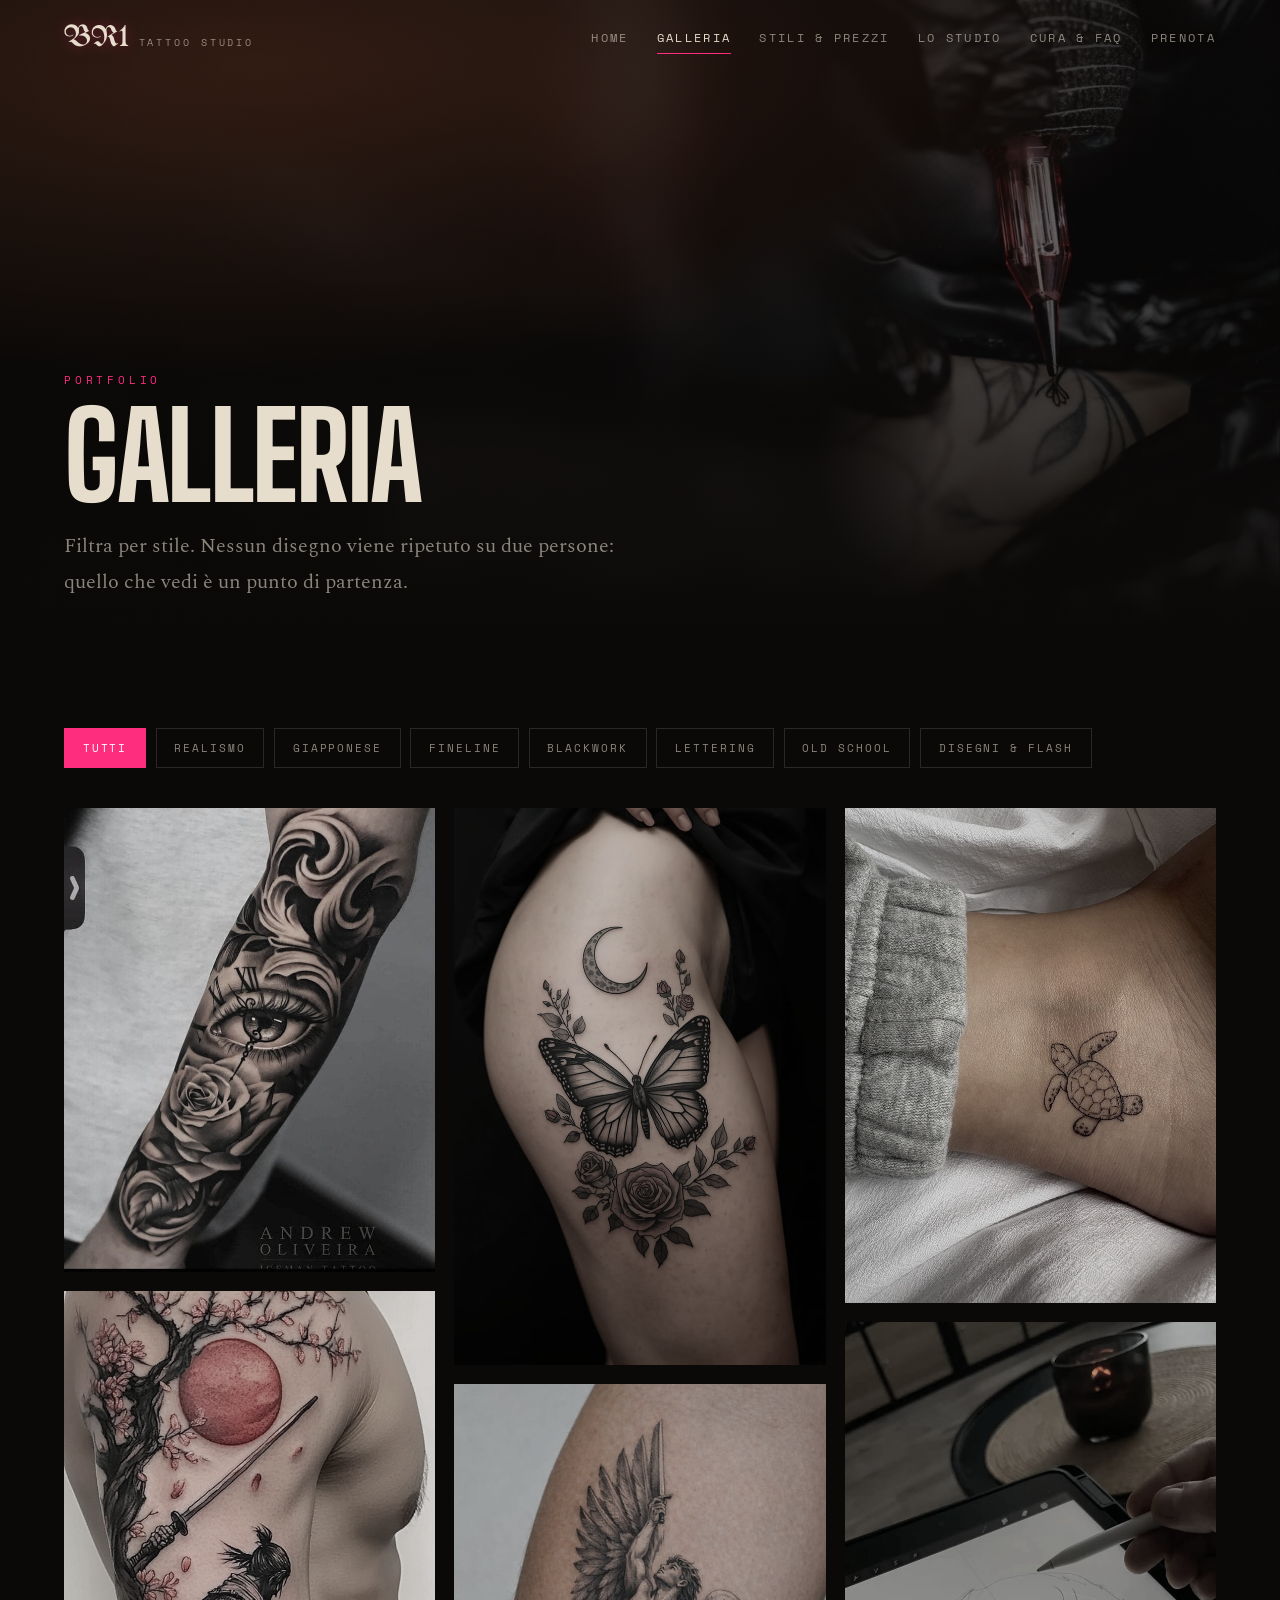
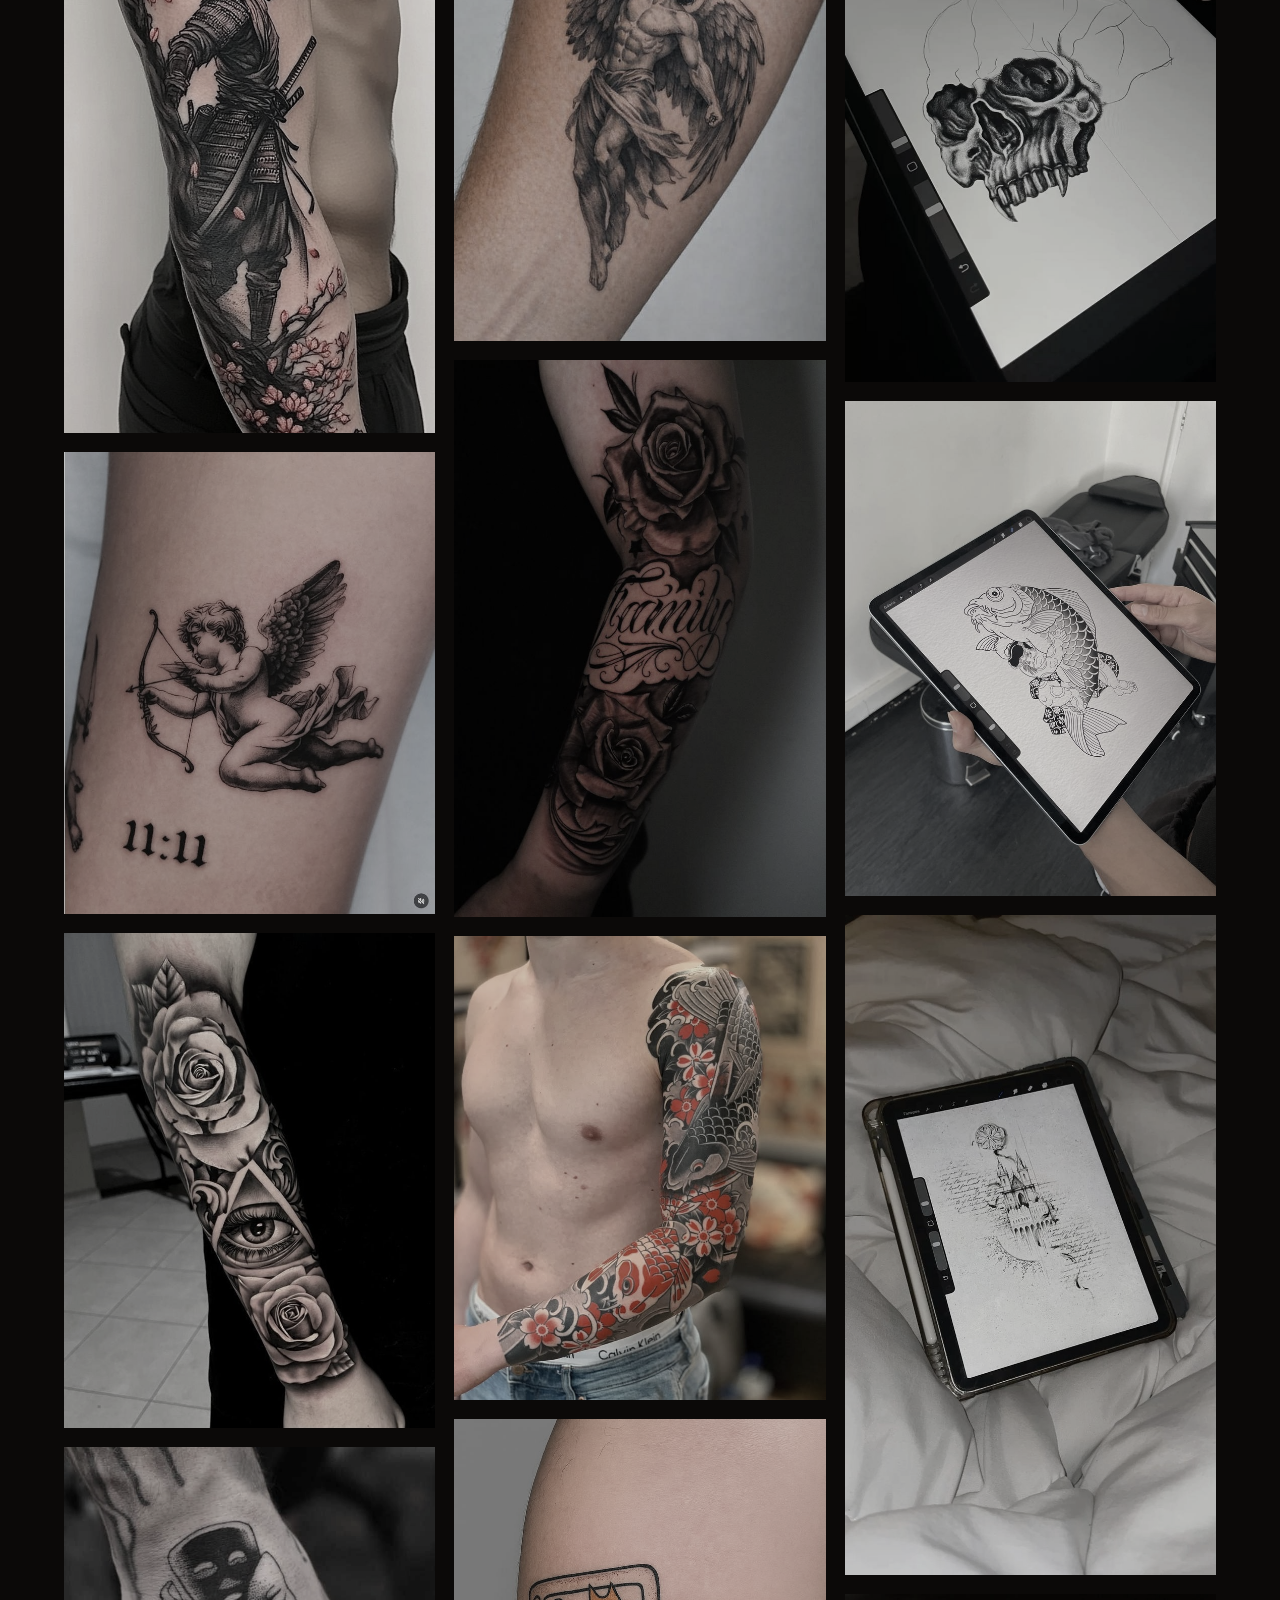
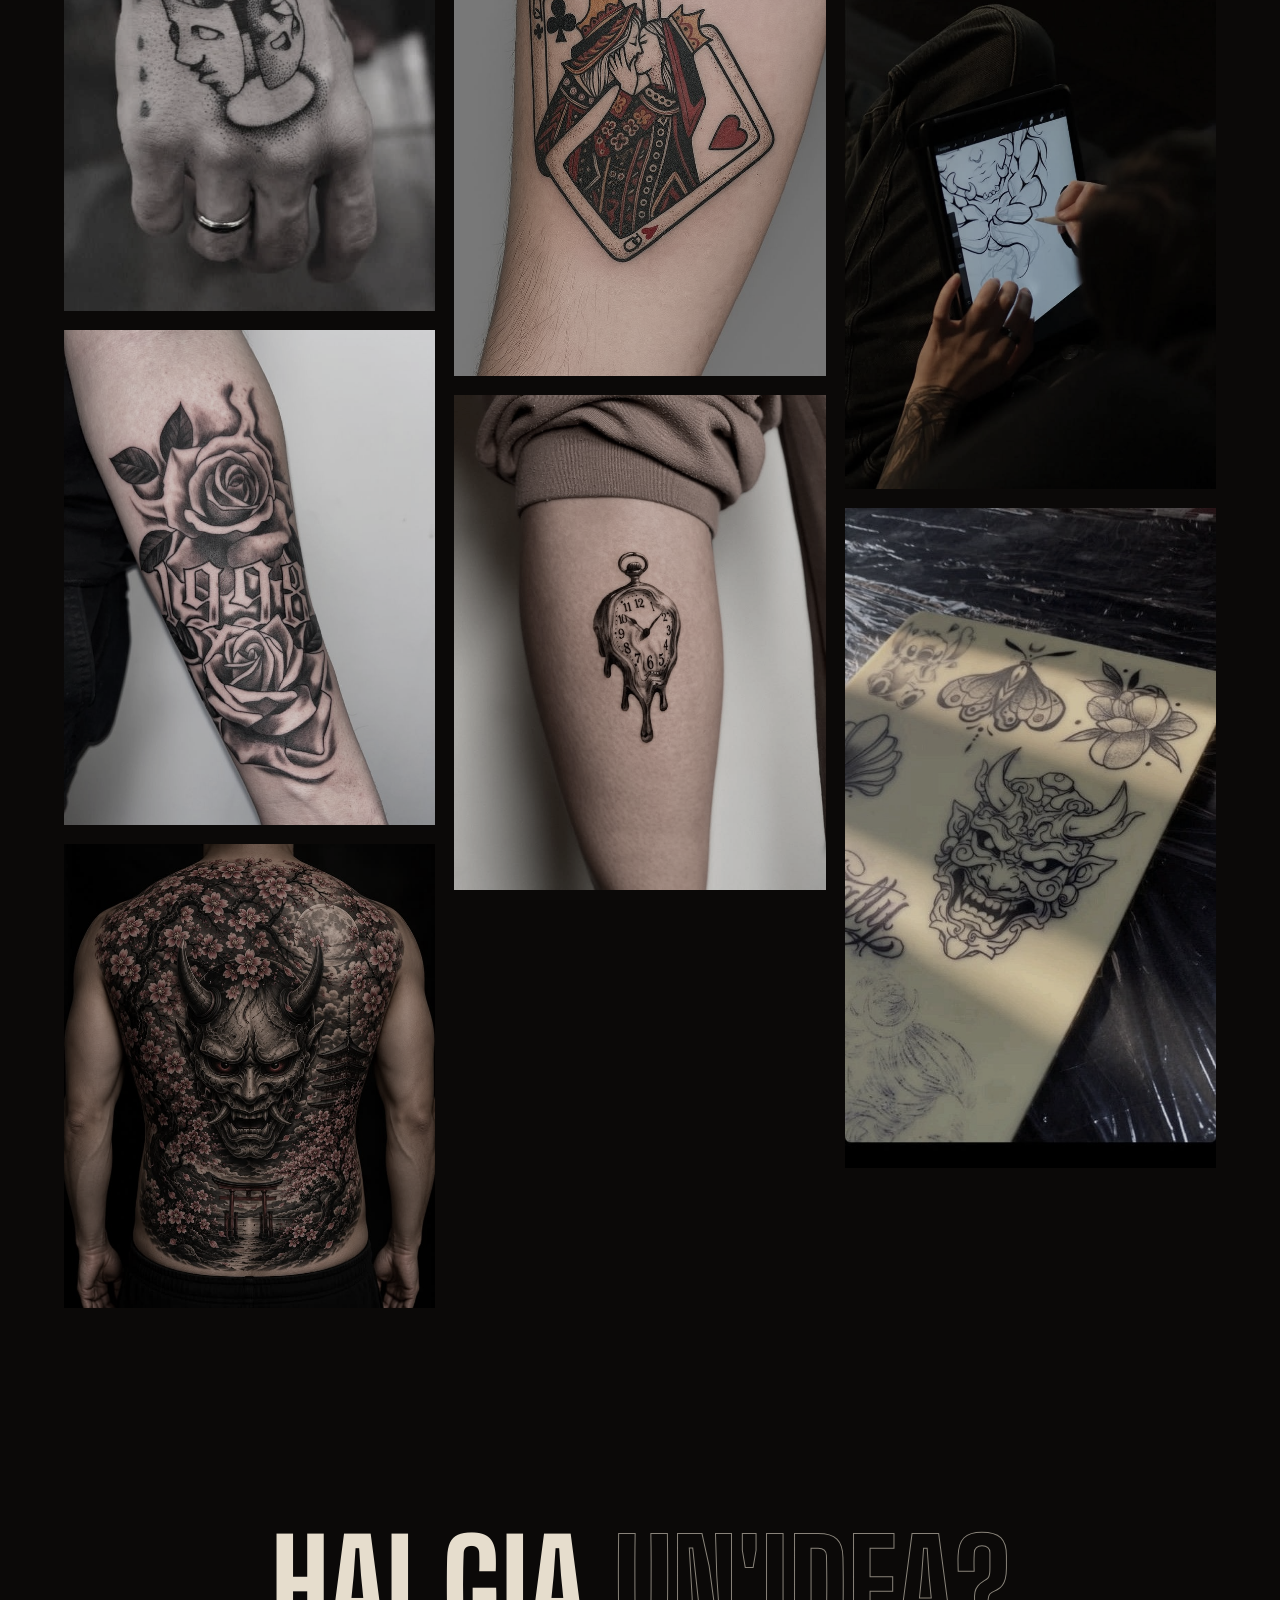
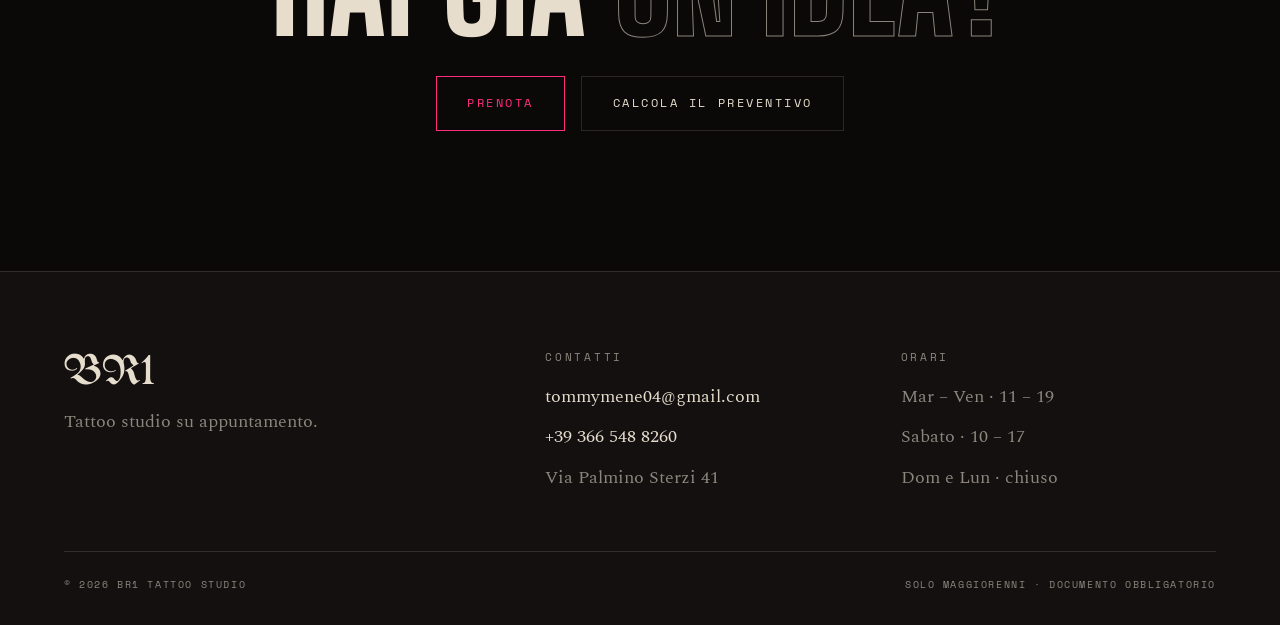
<file: galleria.html>
<!DOCTYPE html>
<html lang="it">
<head>
<meta charset="utf-8">
<meta name="viewport" content="width=device-width,initial-scale=1">
<title>Galleria — BR1 Tattoo Studio</title>
<meta name="description" content="Portfolio di BR1: realismo, giapponese, fineline, blackwork, lettering, old school e disegni.">
<meta name="theme-color" content="#0B0908">
<link rel="icon" href="favicon.png" type="image/png">
<link rel="apple-touch-icon" href="apple-touch-icon.png">
<meta property="og:type" content="website">
<meta property="og:site_name" content="BR1 Tattoo Studio">
<meta property="og:title" content="Galleria — BR1 Tattoo Studio">
<meta property="og:description" content="Portfolio di BR1: realismo, giapponese, fineline, blackwork, lettering, old school e disegni.">
<meta property="og:image" content="https://menny28.github.io/BR1-tattoo/og-preview.jpg">
<meta property="og:image:width" content="1200">
<meta property="og:image:height" content="630">
<meta property="og:image:alt" content="BR1 Tattoo Studio">
<meta name="twitter:image" content="https://menny28.github.io/BR1-tattoo/og-preview.jpg">
<meta name="twitter:card" content="summary_large_image">
<meta property="og:url" content="https://menny28.github.io/BR1-tattoo/galleria.html">
<link rel="canonical" href="https://menny28.github.io/BR1-tattoo/galleria.html">
<link rel="preconnect" href="https://fonts.googleapis.com">
<link rel="preconnect" href="https://fonts.gstatic.com" crossorigin>
<link href="https://fonts.googleapis.com/css2?family=Big+Shoulders+Display:wght@400;700;800&family=Space+Mono:wght@400;700&family=Spectral:ital,wght@0,300;0,400;1,300&family=UnifrakturMaguntia&display=swap" rel="stylesheet">
<link rel="stylesheet" href="css/style.css">
</head>
<body>
<div class="progress"></div>

<header class="site-head">
  <a class="brand" href="index.html"><span class="brand__mark">BR1</span><span class="brand__tag">Tattoo Studio</span></a>
  <input type="checkbox" id="nav-toggle" class="nav-toggle" hidden>
  <label class="burger" for="nav-toggle" aria-label="Apri il menu"><span></span><span></span><span></span></label>
  <nav class="nav">
    <a href="index.html">Home</a>
    <a class="is-current" href="galleria.html">Galleria</a>
    <a href="stili.html">Stili &amp; Prezzi</a>
    <a href="studio.html">Lo studio</a>
    <a href="cura.html">Cura &amp; FAQ</a>
    <a href="contatti.html">Prenota</a>
  </nav>
</header>

<main>

  <section class="hero hero--page">
    <div class="hero__bg hero__bg--galleria"></div>
    <div class="hero__grain"></div>
    <div class="hero__inner">
      <span class="eyebrow">Portfolio</span>
      <h1 class="hero__title">Galleria</h1>
      <p class="lead" style="margin-top:1.5rem">Filtra per stile. Nessun disegno viene ripetuto su due persone: quello che vedi è un punto di partenza.</p>
    </div>
  </section>

  <section class="section section--tight">
    <div class="wrap">
      <div class="filters">
        <button class="chip is-on" data-filter="tutti">Tutti</button>
        <button class="chip" data-filter="realismo">Realismo</button>
        <button class="chip" data-filter="giapponese">Giapponese</button>
        <button class="chip" data-filter="fineline">Fineline</button>
        <button class="chip" data-filter="blackwork">Blackwork</button>
        <button class="chip" data-filter="lettering">Lettering</button>
        <button class="chip" data-filter="oldschool">Old School</button>
        <button class="chip" data-filter="disegni">Disegni &amp; Flash</button>
      </div>
      <div class="works">
<figure class="work reveal" data-style="realismo"><img src="img/realismo-occhio-orologio.jpg" alt="Occhio realistico con orologio e rose"><figcaption class="work__label"><strong>Il tempo che guarda</strong><em>Realismo · avambraccio</em></figcaption></figure>
        <figure class="work reveal" data-style="giapponese"><img src="img/giapponese-samurai.jpg" alt="Samurai con sole rosso e ciliegi in fiore"><figcaption class="work__label"><strong>Samurai</strong><em>Giapponese · manica</em></figcaption></figure>
        <figure class="work reveal" data-style="fineline"><img src="img/fineline-cherubino.jpg" alt="Cherubino con arco in fineline"><figcaption class="work__label"><strong>Cherubino 11:11</strong><em>Fineline · braccio</em></figcaption></figure>
        <figure class="work reveal" data-style="realismo"><img src="img/realismo-occhio-rose.jpg" alt="Rose, occhio in un triangolo e barocco"><figcaption class="work__label"><strong>Occhio e rose</strong><em>Realismo · avambraccio</em></figcaption></figure>
        <figure class="work reveal" data-style="blackwork"><img src="img/blackwork-maschere.jpg" alt="Maschere del teatro a puntinato sulla mano"><figcaption class="work__label"><strong>Le tre maschere</strong><em>Blackwork · mano</em></figcaption></figure>
        <figure class="work reveal" data-style="lettering"><img src="img/lettering-1998.jpg" alt="Rose black and grey con la data 1998 in gotico"><figcaption class="work__label"><strong>1998</strong><em>Lettering · avambraccio</em></figcaption></figure>
        <figure class="work reveal" data-style="giapponese"><img src="img/giapponese-hannya.jpg" alt="Schiena con maschera hannya, ciliegi e torii"><figcaption class="work__label"><strong>Hannya</strong><em>Giapponese · schiena</em></figcaption></figure>
        <figure class="work reveal" data-style="blackwork"><img src="img/dark-farfalla.jpg" alt="Farfalla, luna e rose sulla coscia"><figcaption class="work__label"><strong>Falena e luna</strong><em>Blackwork · coscia</em></figcaption></figure>
        <figure class="work reveal" data-style="realismo"><img src="img/realismo-arcangelo.jpg" alt="Arcangelo con spada sull'avambraccio"><figcaption class="work__label"><strong>Arcangelo</strong><em>Realismo · avambraccio</em></figcaption></figure>
        <figure class="work reveal" data-style="lettering"><img src="img/lettering-family.jpg" alt="Lettering family con rose in bianco e nero"><figcaption class="work__label"><strong>Family</strong><em>Lettering · mezza manica</em></figcaption></figure>
        <figure class="work reveal" data-style="giapponese"><img src="img/giapponese-koi.jpg" alt="Manica con carpe koi e fiori di ciliegio"><figcaption class="work__label"><strong>Due koi</strong><em>Giapponese · manica</em></figcaption></figure>
        <figure class="work reveal" data-style="oldschool"><img src="img/oldschool-carte.jpg" alt="Re e regina di carte da gioco a colori"><figcaption class="work__label"><strong>Re e regina</strong><em>Old School · bicipite</em></figcaption></figure>
        <figure class="work reveal" data-style="realismo"><img src="img/realismo-orologio.jpg" alt="Orologio da tasca che si scioglie"><figcaption class="work__label"><strong>Orologio che cola</strong><em>Realismo · braccio</em></figcaption></figure>
        <figure class="work reveal" data-style="fineline"><img src="img/fineline-tartaruga.jpg" alt="Piccola tartaruga marina sulla caviglia"><figcaption class="work__label"><strong>Tartaruga</strong><em>Fineline · caviglia</em></figcaption></figure>
        <figure class="work reveal" data-style="disegni"><img src="img/disegno-teschio.jpg" alt="Disegno digitale di un teschio con zanne"><figcaption class="work__label"><strong>Teschio</strong><em>Disegno</em></figcaption></figure>
        <figure class="work reveal" data-style="disegni"><img src="img/disegno-koi.jpg" alt="Disegno digitale di una carpa koi"><figcaption class="work__label"><strong>Koi line art</strong><em>Disegno</em></figcaption></figure>
        <figure class="work reveal" data-style="disegni"><img src="img/disegno-castello.jpg" alt="Disegno di un castello con luna e calligrafia"><figcaption class="work__label"><strong>Castello</strong><em>Disegno</em></figcaption></figure>
        <figure class="work reveal" data-style="disegni"><img src="img/artista-al-lavoro.jpg" alt="Artista che disegna una maschera oni su tablet"><figcaption class="work__label"><strong>Oni</strong><em>Disegno</em></figcaption></figure>
        <figure class="work reveal" data-style="disegni"><img src="img/flash-sheet.jpg" alt="Tavola flash con maschera oni, falena e fiori"><figcaption class="work__label"><strong>Tavola flash</strong><em>Flash</em></figcaption></figure>
      </div>
    </div>
  </section>

  <section class="section cta-band panel">
    <div class="panel__bg" style="background-image:url('img/stencil.jpg')"></div>
    <div class="wrap">
      <p class="huge mask"><span>Hai già <em>un'idea?</em></span></p>
      <div class="btn-row reveal" style="justify-content:center">
        <a class="btn btn--neon" href="contatti.html"><span>Prenota</span></a>
        <a class="btn" href="stili.html"><span>Calcola il preventivo</span></a>
      </div>
    </div>
  </section>

</main>

<footer class="site-foot">
  <div class="wrap">
    <div class="foot-grid">
      <div>
        <span class="foot-mark">BR1</span>
        <p class="muted" style="max-width:34ch">Tattoo studio su appuntamento.</p>
      </div>
      <div>
        <h4>Contatti</h4>
        <ul>
          <li><a href="mailto:tommymene04@gmail.com">tommymene04@gmail.com</a></li>
          <li><a href="tel:+393665488260">+39 366 548 8260</a></li>
          <li class="muted">Via Palmino Sterzi 41</li>
        </ul>
      </div>
      <div>
        <h4>Orari</h4>
        <ul class="muted">
          <li>Mar – Ven · 11 – 19</li>
          <li>Sabato · 10 – 17</li>
          <li>Dom e Lun · chiuso</li>
        </ul>
      </div>
    </div>
    <div class="foot-bottom">
      <span>© <span data-year></span> BR1 Tattoo Studio</span>
      <span>Solo maggiorenni · Documento obbligatorio</span>
    </div>
  </div>
</footer>

<script src="js/main.js"></script>
</body>
</html>
</file>
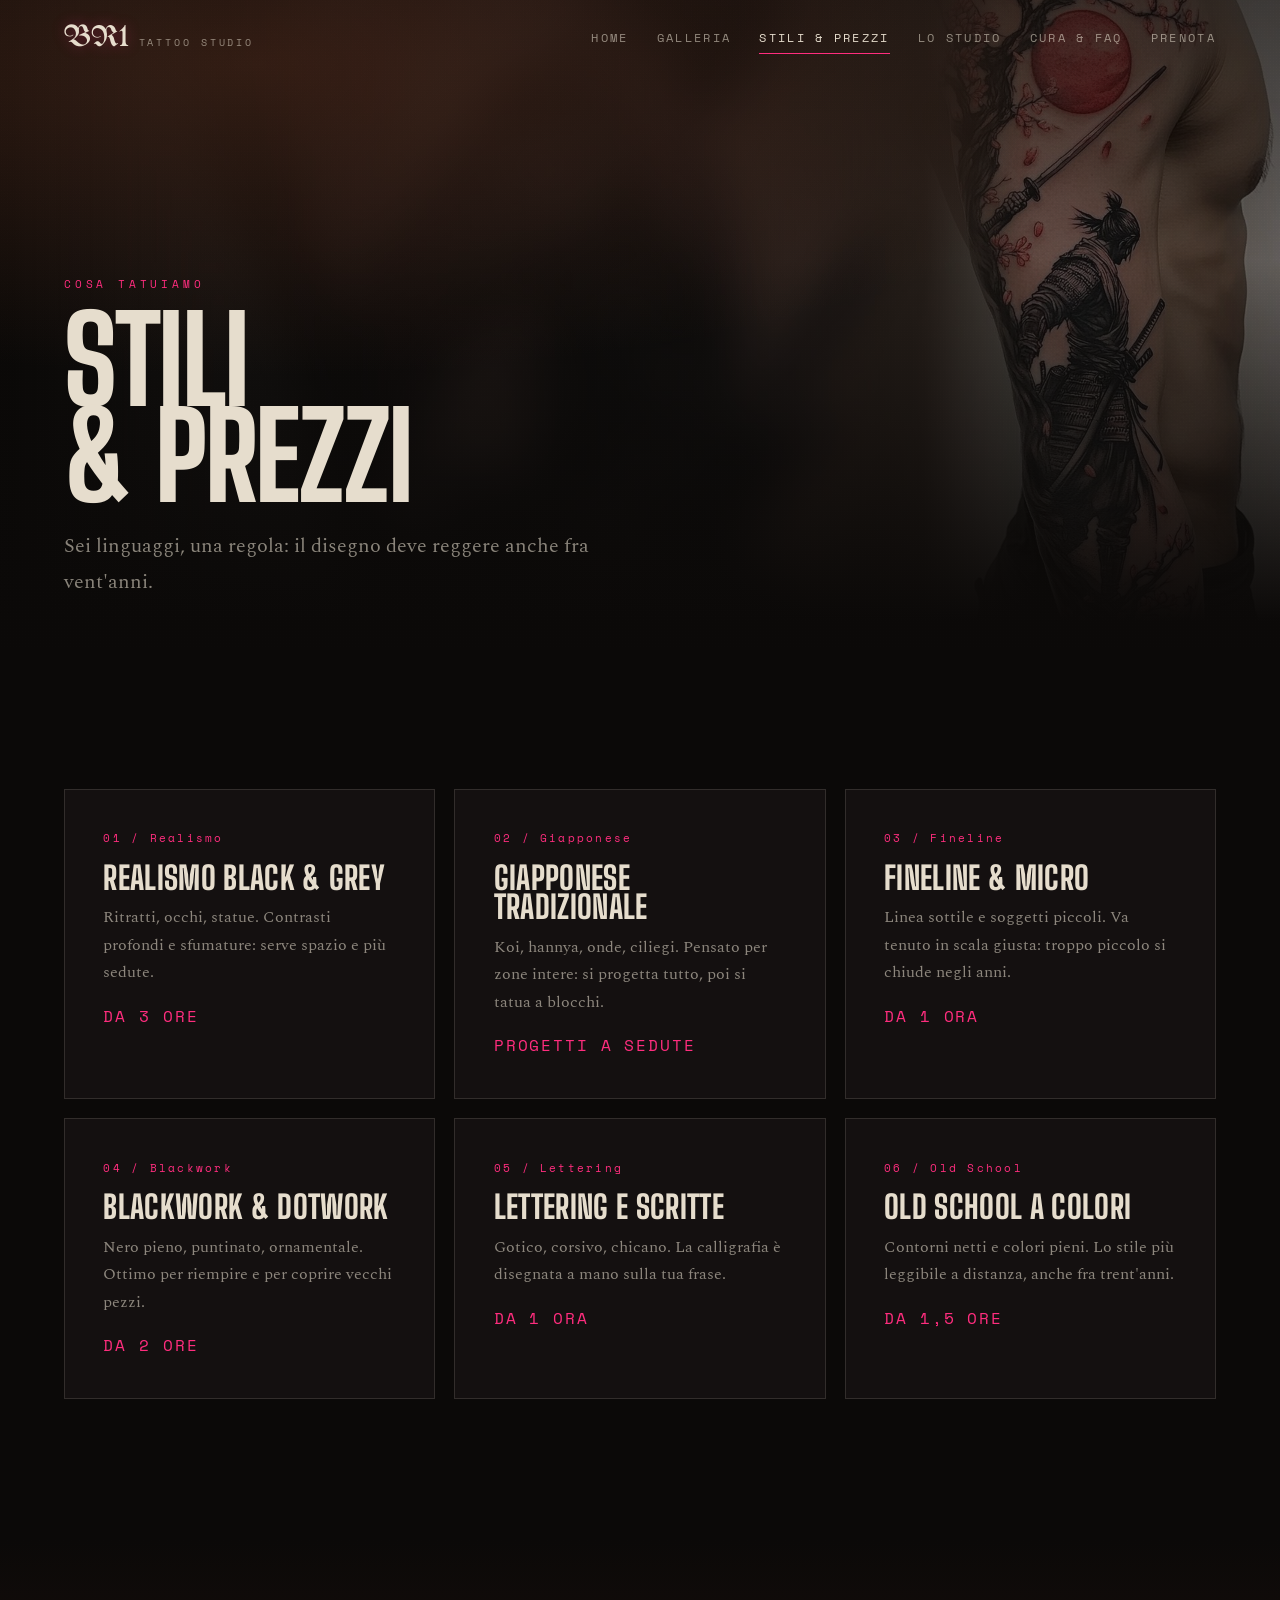
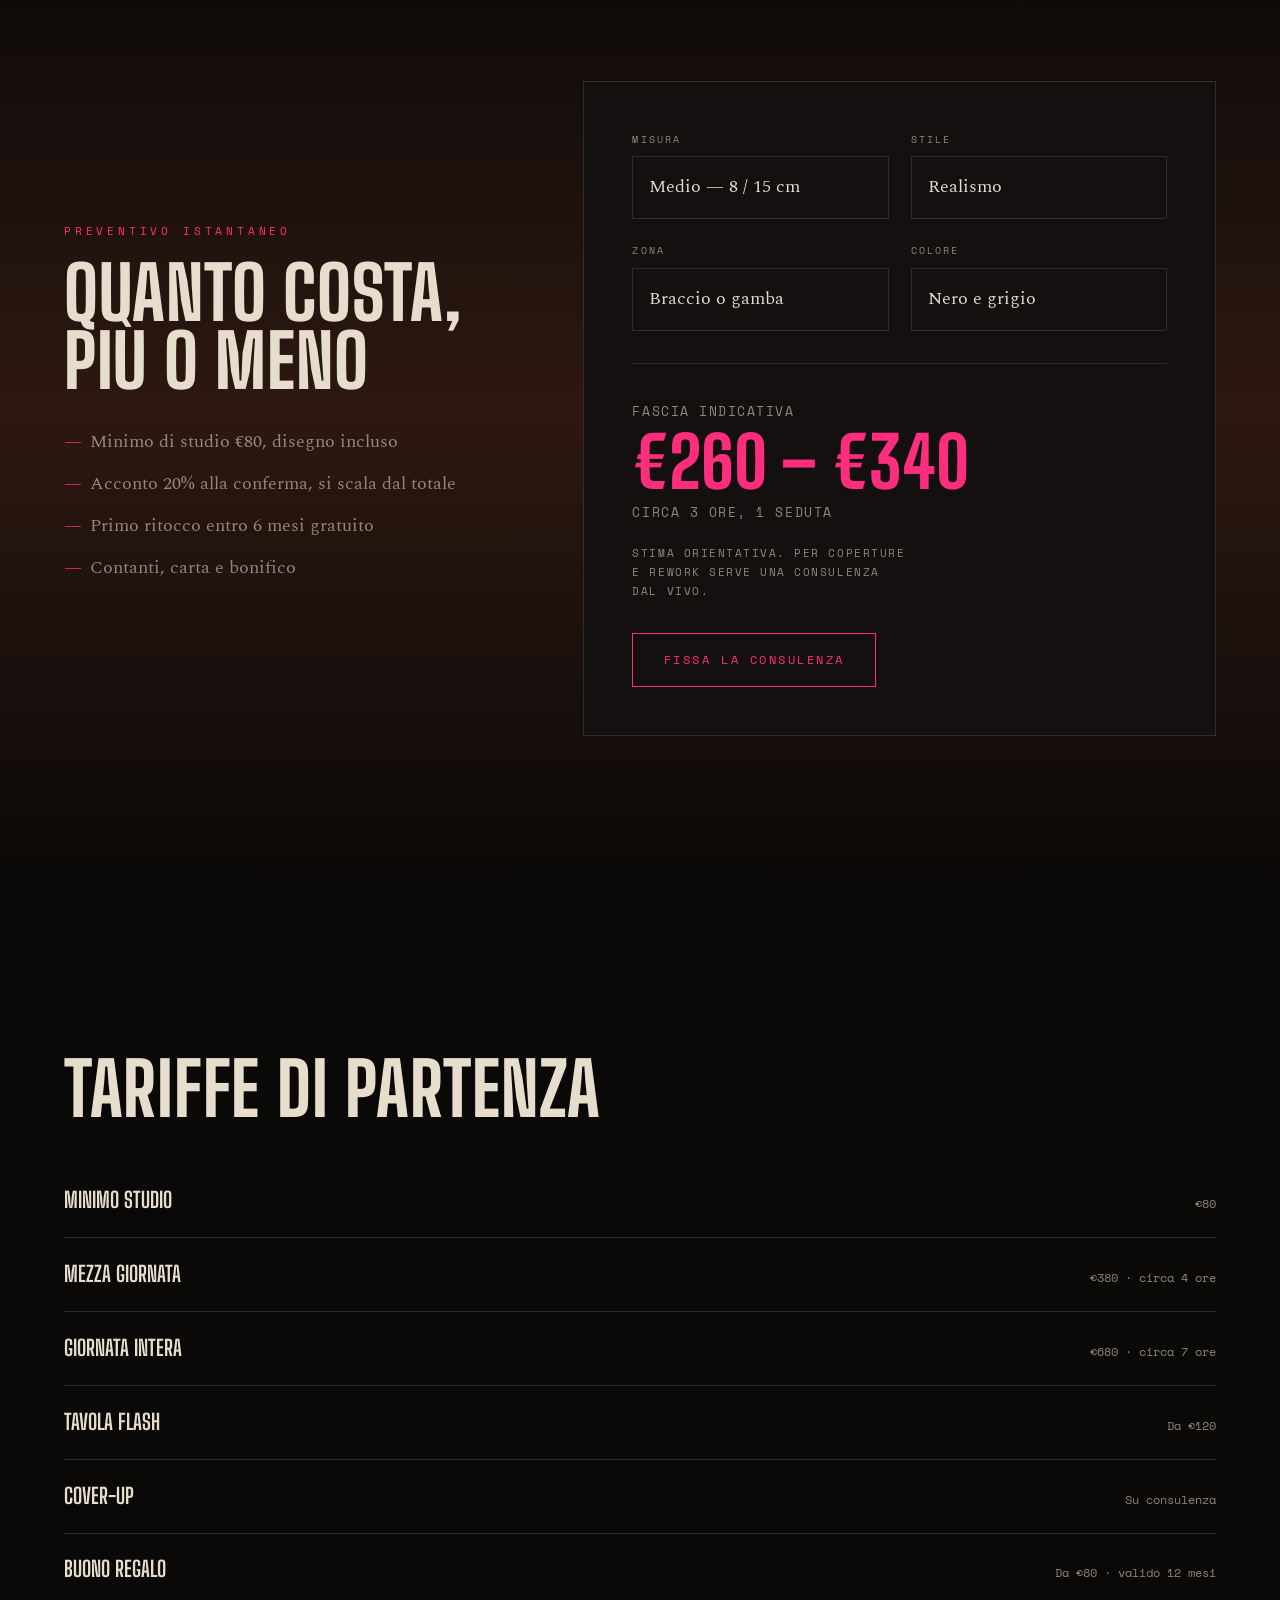
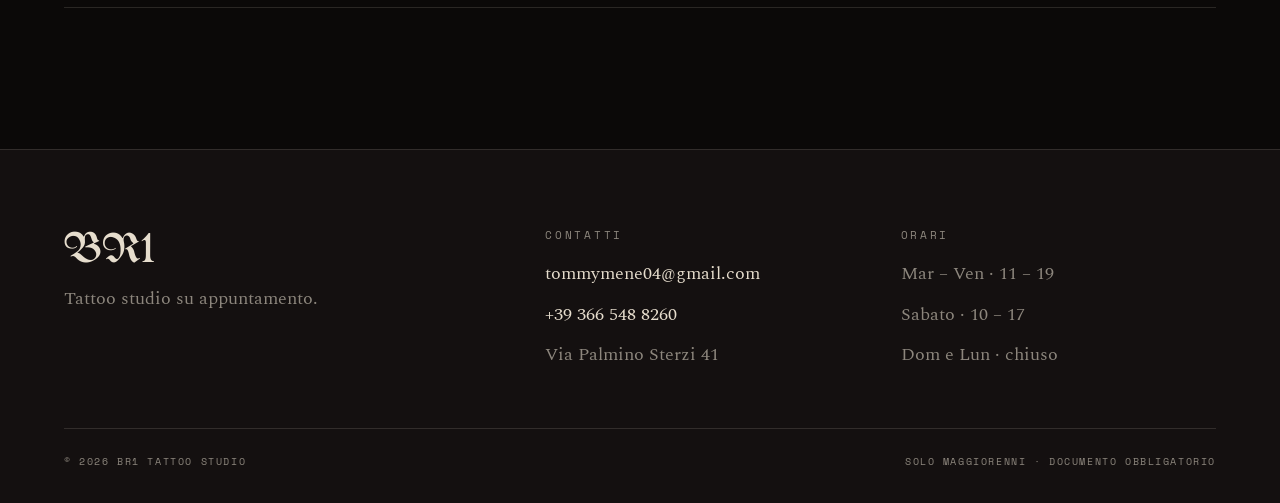
<file: stili.html>
<!DOCTYPE html>
<html lang="it">
<head>
<meta charset="utf-8">
<meta name="viewport" content="width=device-width,initial-scale=1">
<title>Stili & Prezzi — BR1 Tattoo Studio</title>
<meta name="description" content="Gli stili di BR1 e un calcolatore per una stima immediata del prezzo del tuo tatuaggio.">
<meta name="theme-color" content="#0B0908">
<link rel="icon" href="favicon.png" type="image/png">
<link rel="apple-touch-icon" href="apple-touch-icon.png">
<meta property="og:type" content="website">
<meta property="og:site_name" content="BR1 Tattoo Studio">
<meta property="og:title" content="Stili & Prezzi — BR1 Tattoo Studio">
<meta property="og:description" content="Gli stili di BR1 e un calcolatore per una stima immediata del prezzo del tuo tatuaggio.">
<meta property="og:image" content="https://menny28.github.io/BR1-tattoo/og-preview.jpg">
<meta property="og:image:width" content="1200">
<meta property="og:image:height" content="630">
<meta property="og:image:alt" content="BR1 Tattoo Studio">
<meta name="twitter:image" content="https://menny28.github.io/BR1-tattoo/og-preview.jpg">
<meta name="twitter:card" content="summary_large_image">
<meta property="og:url" content="https://menny28.github.io/BR1-tattoo/stili.html">
<link rel="canonical" href="https://menny28.github.io/BR1-tattoo/stili.html">
<link rel="preconnect" href="https://fonts.googleapis.com">
<link rel="preconnect" href="https://fonts.gstatic.com" crossorigin>
<link href="https://fonts.googleapis.com/css2?family=Big+Shoulders+Display:wght@400;700;800&family=Space+Mono:wght@400;700&family=Spectral:ital,wght@0,300;0,400;1,300&family=UnifrakturMaguntia&display=swap" rel="stylesheet">
<link rel="stylesheet" href="css/style.css">
</head>
<body>
<div class="progress"></div>

<header class="site-head">
  <a class="brand" href="index.html"><span class="brand__mark">BR1</span><span class="brand__tag">Tattoo Studio</span></a>
  <input type="checkbox" id="nav-toggle" class="nav-toggle" hidden>
  <label class="burger" for="nav-toggle" aria-label="Apri il menu"><span></span><span></span><span></span></label>
  <nav class="nav">
    <a href="index.html">Home</a>
    <a href="galleria.html">Galleria</a>
    <a class="is-current" href="stili.html">Stili &amp; Prezzi</a>
    <a href="studio.html">Lo studio</a>
    <a href="cura.html">Cura &amp; FAQ</a>
    <a href="contatti.html">Prenota</a>
  </nav>
</header>

<main>

  <section class="hero hero--page">
    <div class="hero__bg hero__bg--stili"></div>
    <div class="hero__grain"></div>
    <div class="hero__inner">
      <span class="eyebrow">Cosa tatuiamo</span>
      <h1 class="hero__title">Stili<br>&amp; Prezzi</h1>
      <p class="lead" style="margin-top:1.5rem">Sei linguaggi, una regola: il disegno deve reggere anche fra vent'anni.</p>
    </div>
  </section>

  <section class="section">
    <div class="wrap">
      <div class="grid grid--3">
        <article class="card reveal"><span class="card__num">01 / Realismo</span><h3>Realismo black &amp; grey</h3><p>Ritratti, occhi, statue. Contrasti profondi e sfumature: serve spazio e più sedute.</p><p class="mono" style="margin-top:1rem;color:var(--neon)">Da 3 ore</p></article>
        <article class="card reveal" data-d="1"><span class="card__num">02 / Giapponese</span><h3>Giapponese tradizionale</h3><p>Koi, hannya, onde, ciliegi. Pensato per zone intere: si progetta tutto, poi si tatua a blocchi.</p><p class="mono" style="margin-top:1rem;color:var(--neon)">Progetti a sedute</p></article>
        <article class="card reveal" data-d="2"><span class="card__num">03 / Fineline</span><h3>Fineline &amp; micro</h3><p>Linea sottile e soggetti piccoli. Va tenuto in scala giusta: troppo piccolo si chiude negli anni.</p><p class="mono" style="margin-top:1rem;color:var(--neon)">Da 1 ora</p></article>
        <article class="card reveal"><span class="card__num">04 / Blackwork</span><h3>Blackwork &amp; dotwork</h3><p>Nero pieno, puntinato, ornamentale. Ottimo per riempire e per coprire vecchi pezzi.</p><p class="mono" style="margin-top:1rem;color:var(--neon)">Da 2 ore</p></article>
        <article class="card reveal" data-d="1"><span class="card__num">05 / Lettering</span><h3>Lettering e scritte</h3><p>Gotico, corsivo, chicano. La calligrafia è disegnata a mano sulla tua frase.</p><p class="mono" style="margin-top:1rem;color:var(--neon)">Da 1 ora</p></article>
        <article class="card reveal" data-d="2"><span class="card__num">06 / Old School</span><h3>Old school a colori</h3><p>Contorni netti e colori pieni. Lo stile più leggibile a distanza, anche fra trent'anni.</p><p class="mono" style="margin-top:1rem;color:var(--neon)">Da 1,5 ore</p></article>
      </div>
    </div>
  </section>

  <section class="section panel panel--oxide" id="preventivo">
    <div class="panel__bg" style="background-image:url('img/inchiostro.jpg')"></div>
    <div class="wrap split split--wide-right">
      <div class="reveal">
        <span class="eyebrow">Preventivo istantaneo</span>
        <h2 class="mask"><span>Quanto costa,<br>più o meno</span></h2>
        <ul class="ticks" style="margin-top:2rem">
          <li>Minimo di studio €80, disegno incluso</li>
          <li>Acconto 20% alla conferma, si scala dal totale</li>
          <li>Primo ritocco entro 6 mesi gratuito</li>
          <li>Contanti, carta e bonifico</li>
        </ul>
      </div>

      <div class="calc reveal" data-d="1" id="calc">
        <div class="form form--2">
          <div class="field"><label for="c-misura">Misura</label>
            <select id="c-misura" name="misura">
              <option value="0.8">Piccolo — fino a 8 cm</option>
              <option value="1.8" selected>Medio — 8 / 15 cm</option>
              <option value="3.5">Grande — 15 / 25 cm</option>
              <option value="8">Manica, schiena, gamba</option>
            </select></div>
          <div class="field"><label for="c-stile">Stile</label>
            <select id="c-stile" name="stile">
              <option value="1.4">Realismo</option><option value="1.3">Giapponese</option>
              <option value="0.9">Fineline</option><option value="1">Blackwork</option>
              <option value="0.9">Lettering</option><option value="1">Old school</option>
            </select></div>
          <div class="field"><label for="c-zona">Zona</label>
            <select id="c-zona" name="zona">
              <option value="1">Braccio o gamba</option><option value="1.15">Schiena o petto</option>
              <option value="1.25">Costole o interno braccio</option><option value="1.3">Mano, collo, piede</option>
            </select></div>
          <div class="field"><label for="c-colore">Colore</label>
            <select id="c-colore" name="colore"><option value="1">Nero e grigio</option><option value="1.25">A colori</option></select></div>
        </div>
        <div class="calc__out">
          <div>
            <span class="mono" style="color:var(--bone-dim)">Fascia indicativa</span>
            <div class="calc__price" id="calc-out">€0</div>
            <span class="mono" id="calc-time" style="color:var(--bone-dim)"></span>
          </div>
          <p class="calc__note">Stima orientativa. Per coperture e rework serve una consulenza dal vivo.</p>
        </div>
        <div class="btn-row"><a class="btn btn--neon" href="contatti.html"><span>Fissa la consulenza</span></a></div>
      </div>
    </div>
  </section>

  <section class="section">
    <div class="wrap">
      <span class="eyebrow reveal">Riferimenti</span>
      <h2 class="reveal">Tariffe di partenza</h2>
      <ul class="list-lines" style="margin-top:2.5rem">
        <li class="reveal"><span>Minimo studio</span><span>€80</span></li>
        <li class="reveal" data-d="1"><span>Mezza giornata</span><span>€380 · circa 4 ore</span></li>
        <li class="reveal" data-d="2"><span>Giornata intera</span><span>€680 · circa 7 ore</span></li>
        <li class="reveal" data-d="3"><span>Tavola flash</span><span>Da €120</span></li>
        <li class="reveal" data-d="4"><span>Cover-up</span><span>Su consulenza</span></li>
        <li class="reveal"><span>Buono regalo</span><span>Da €80 · valido 12 mesi</span></li>
      </ul>
    </div>
  </section>

</main>

<footer class="site-foot">
  <div class="wrap">
    <div class="foot-grid">
      <div>
        <span class="foot-mark">BR1</span>
        <p class="muted" style="max-width:34ch">Tattoo studio su appuntamento.</p>
      </div>
      <div>
        <h4>Contatti</h4>
        <ul>
          <li><a href="mailto:tommymene04@gmail.com">tommymene04@gmail.com</a></li>
          <li><a href="tel:+393665488260">+39 366 548 8260</a></li>
          <li class="muted">Via Palmino Sterzi 41</li>
        </ul>
      </div>
      <div>
        <h4>Orari</h4>
        <ul class="muted">
          <li>Mar – Ven · 11 – 19</li>
          <li>Sabato · 10 – 17</li>
          <li>Dom e Lun · chiuso</li>
        </ul>
      </div>
    </div>
    <div class="foot-bottom">
      <span>© <span data-year></span> BR1 Tattoo Studio</span>
      <span>Solo maggiorenni · Documento obbligatorio</span>
    </div>
  </div>
</footer>

<script src="js/main.js"></script>
</body>
</html>
</file>
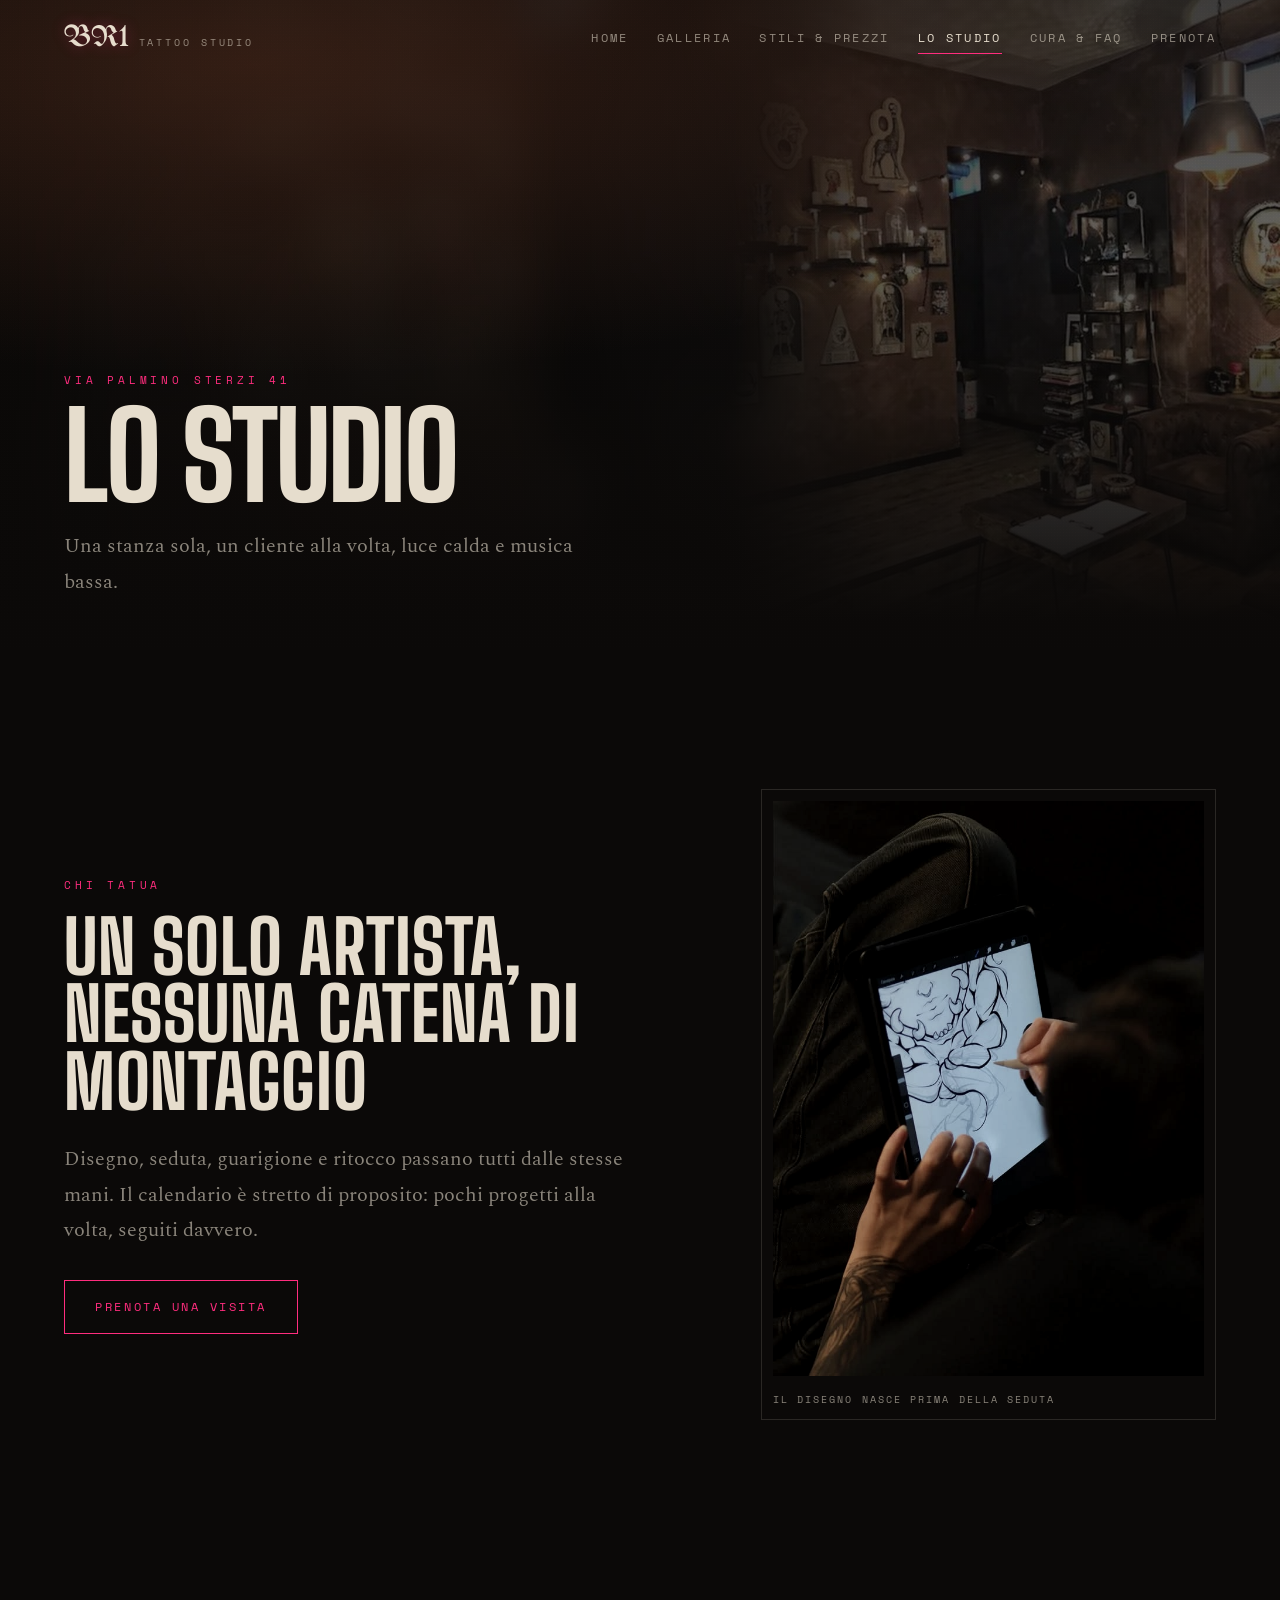
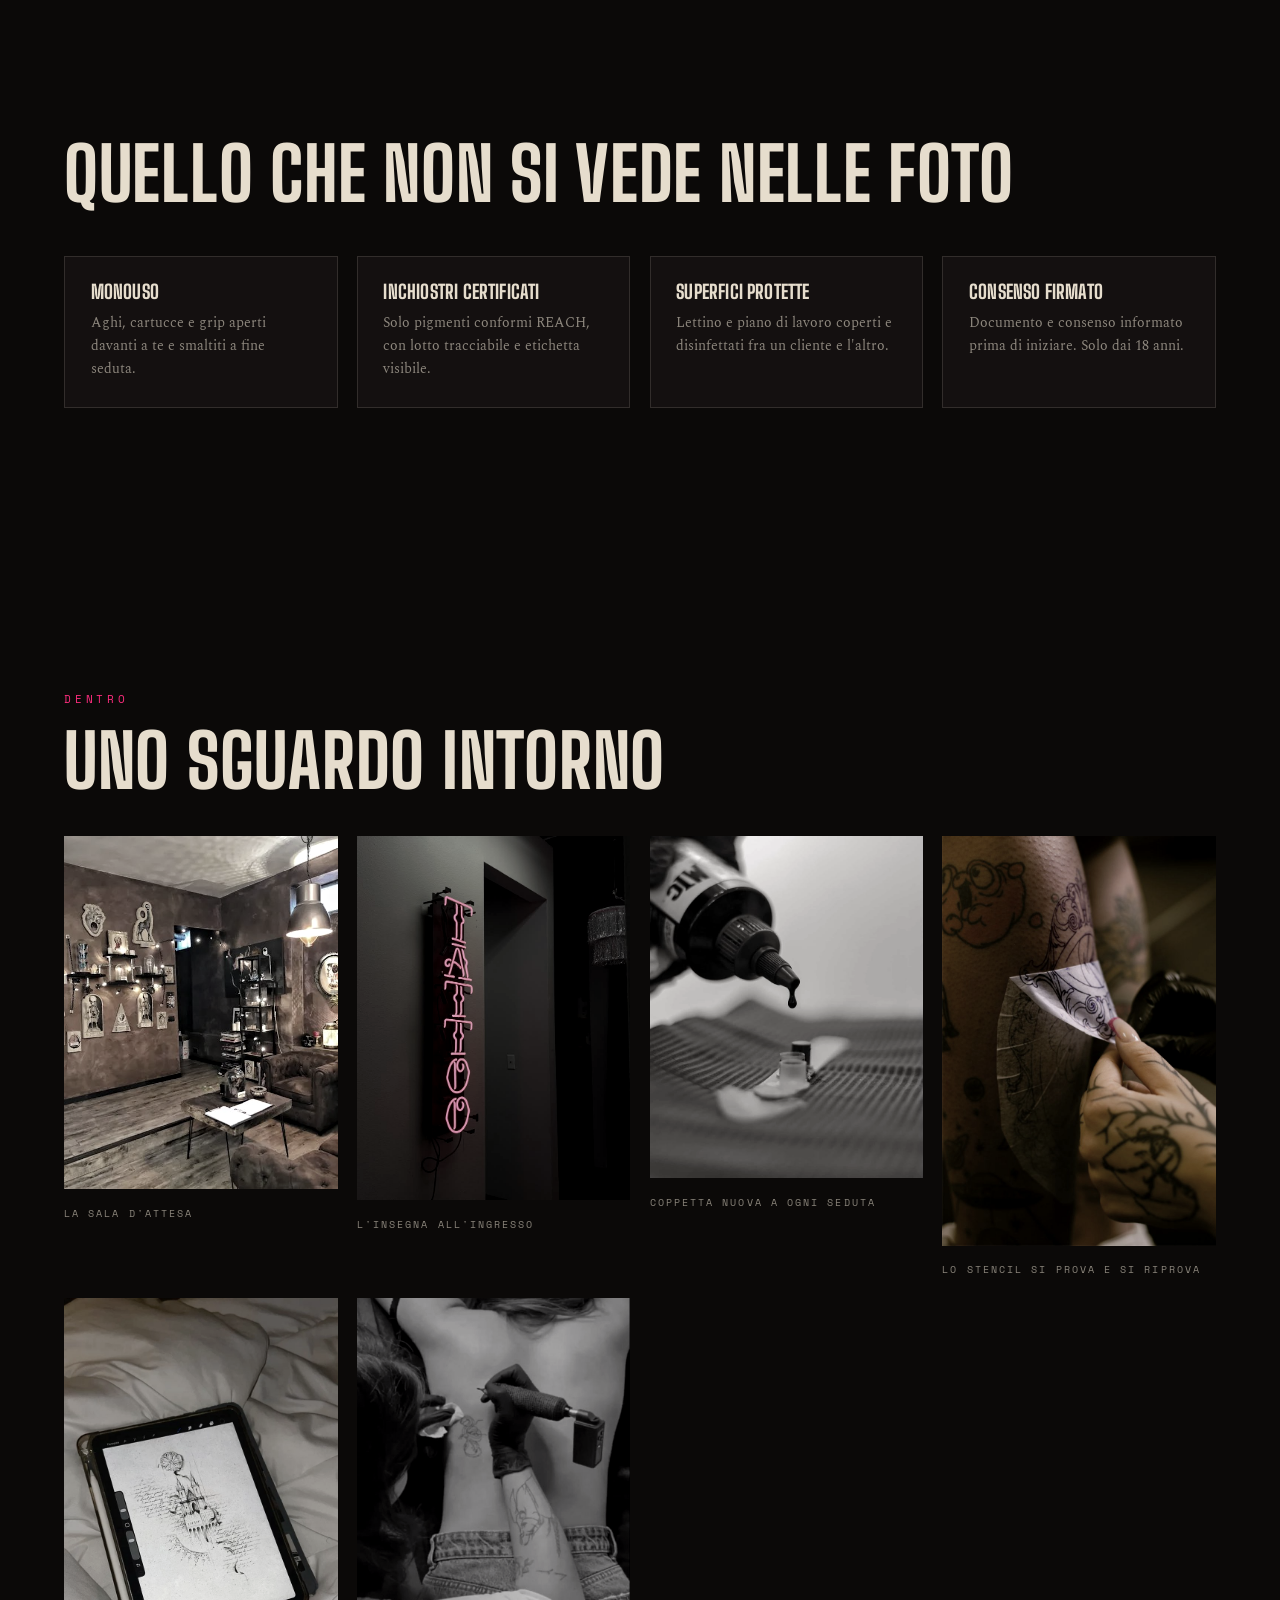
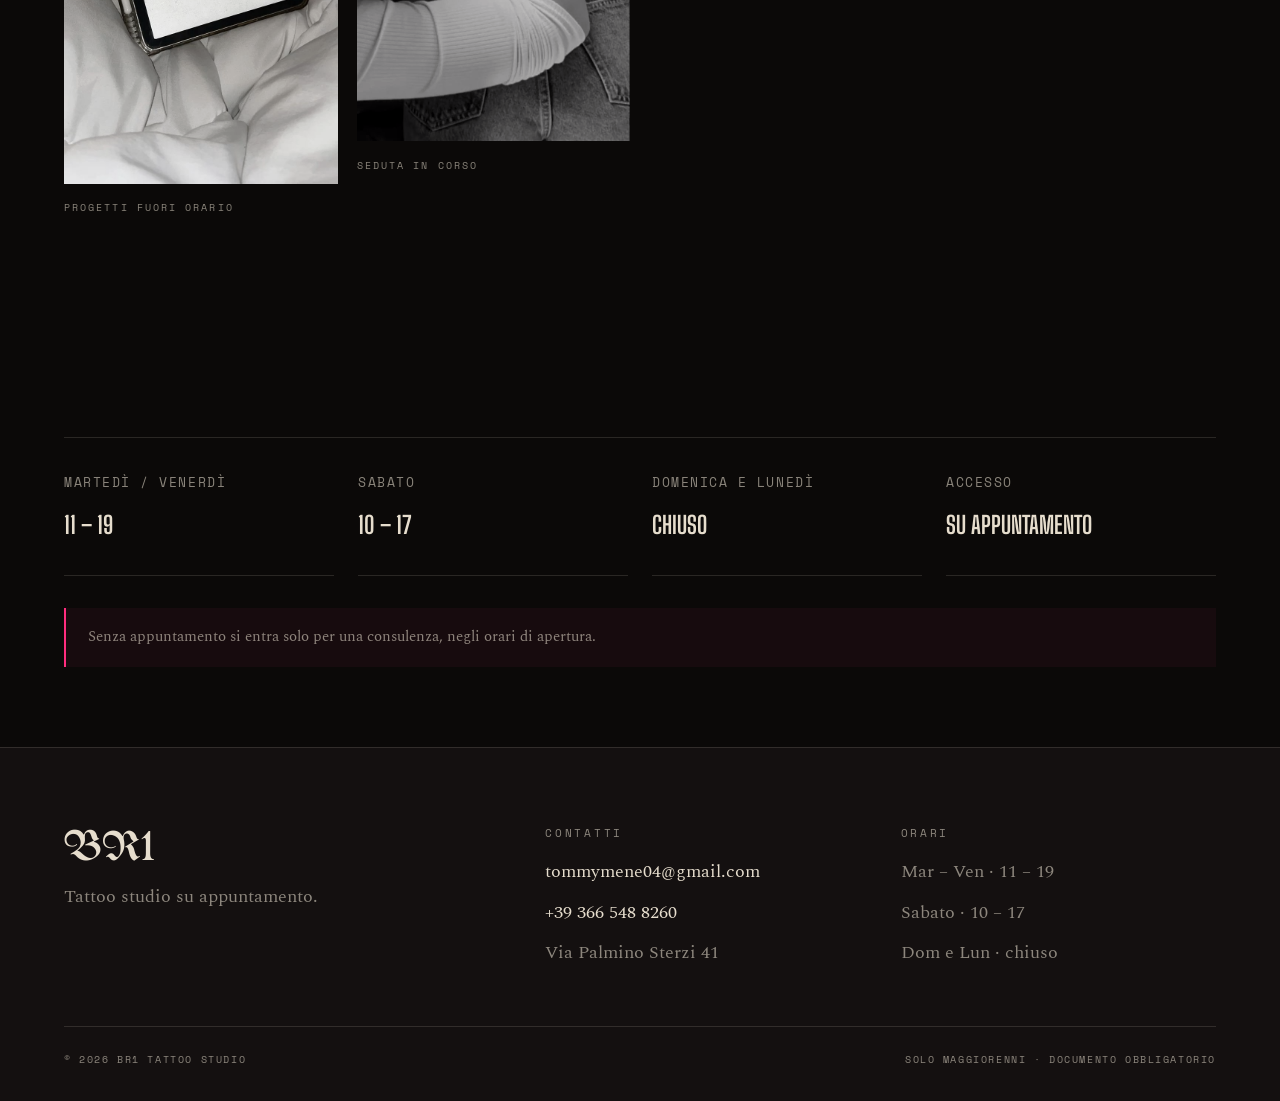
<file: studio.html>
<!DOCTYPE html>
<html lang="it">
<head>
<meta charset="utf-8">
<meta name="viewport" content="width=device-width,initial-scale=1">
<title>Lo studio — BR1 Tattoo Studio</title>
<meta name="description" content="Dentro BR1: sala privata, igiene, materiali monouso e orari. Via Palmino Sterzi 41.">
<meta name="theme-color" content="#0B0908">
<link rel="icon" href="favicon.png" type="image/png">
<link rel="apple-touch-icon" href="apple-touch-icon.png">
<meta property="og:type" content="website">
<meta property="og:site_name" content="BR1 Tattoo Studio">
<meta property="og:title" content="Lo studio — BR1 Tattoo Studio">
<meta property="og:description" content="Dentro BR1: sala privata, igiene, materiali monouso e orari. Via Palmino Sterzi 41.">
<meta property="og:image" content="https://menny28.github.io/BR1-tattoo/og-preview.jpg">
<meta property="og:image:width" content="1200">
<meta property="og:image:height" content="630">
<meta property="og:image:alt" content="BR1 Tattoo Studio">
<meta name="twitter:image" content="https://menny28.github.io/BR1-tattoo/og-preview.jpg">
<meta name="twitter:card" content="summary_large_image">
<meta property="og:url" content="https://menny28.github.io/BR1-tattoo/studio.html">
<link rel="canonical" href="https://menny28.github.io/BR1-tattoo/studio.html">
<link rel="preconnect" href="https://fonts.googleapis.com">
<link rel="preconnect" href="https://fonts.gstatic.com" crossorigin>
<link href="https://fonts.googleapis.com/css2?family=Big+Shoulders+Display:wght@400;700;800&family=Space+Mono:wght@400;700&family=Spectral:ital,wght@0,300;0,400;1,300&family=UnifrakturMaguntia&display=swap" rel="stylesheet">
<link rel="stylesheet" href="css/style.css">
</head>
<body>
<div class="progress"></div>

<header class="site-head">
  <a class="brand" href="index.html"><span class="brand__mark">BR1</span><span class="brand__tag">Tattoo Studio</span></a>
  <input type="checkbox" id="nav-toggle" class="nav-toggle" hidden>
  <label class="burger" for="nav-toggle" aria-label="Apri il menu"><span></span><span></span><span></span></label>
  <nav class="nav">
    <a href="index.html">Home</a>
    <a href="galleria.html">Galleria</a>
    <a href="stili.html">Stili &amp; Prezzi</a>
    <a class="is-current" href="studio.html">Lo studio</a>
    <a href="cura.html">Cura &amp; FAQ</a>
    <a href="contatti.html">Prenota</a>
  </nav>
</header>

<main>

  <section class="hero hero--page">
    <div class="hero__bg hero__bg--studio"></div>
    <div class="hero__grain"></div>
    <div class="hero__inner">
      <span class="eyebrow">Via Palmino Sterzi 41</span>
      <h1 class="hero__title">Lo studio</h1>
      <p class="lead" style="margin-top:1.5rem">Una stanza sola, un cliente alla volta, luce calda e musica bassa.</p>
    </div>
  </section>

  <section class="section">
    <div class="wrap split split--wide-left">
      <div class="reveal">
        <span class="eyebrow">Chi tatua</span>
        <h2 class="mask"><span>Un solo artista,<br>nessuna catena di montaggio</span></h2>
        <p class="lead" style="margin-top:1.5rem">Disegno, seduta, guarigione e ritocco passano tutti dalle stesse mani. Il calendario è stretto di proposito: pochi progetti alla volta, seguiti davvero.</p>
        <div class="btn-row"><a class="btn btn--neon" href="contatti.html"><span>Prenota una visita</span></a></div>
      </div>
      <figure class="figure figure--frame reveal" data-d="2">
        <img src="img/artista-al-lavoro.jpg" alt="Artista che disegna una maschera oni su tavoletta grafica">
        <figcaption>Il disegno nasce prima della seduta</figcaption>
      </figure>
    </div>
  </section>

  <section class="section panel">
    <div class="panel__bg" style="background-image:url('img/macchinetta.jpg')"></div>
    <div class="wrap">
      <span class="eyebrow reveal">Sicurezza</span>
      <h2 class="reveal">Quello che non si vede nelle foto</h2>
      <div class="grid grid--4" style="margin-top:3rem">
        <article class="card reveal"><h3>Monouso</h3><p>Aghi, cartucce e grip aperti davanti a te e smaltiti a fine seduta.</p></article>
        <article class="card reveal" data-d="1"><h3>Inchiostri certificati</h3><p>Solo pigmenti conformi REACH, con lotto tracciabile e etichetta visibile.</p></article>
        <article class="card reveal" data-d="2"><h3>Superfici protette</h3><p>Lettino e piano di lavoro coperti e disinfettati fra un cliente e l'altro.</p></article>
        <article class="card reveal" data-d="3"><h3>Consenso firmato</h3><p>Documento e consenso informato prima di iniziare. Solo dai 18 anni.</p></article>
      </div>
    </div>
  </section>

  <section class="section">
    <div class="wrap">
      <span class="eyebrow reveal">Dentro</span>
      <h2 class="reveal">Uno sguardo intorno</h2>
      <div class="grid" style="margin-top:2.5rem">
        <figure class="figure reveal"><img src="img/studio-interno.jpg" alt="Interno dello studio con pareti color ruggine e poltrone in pelle"><figcaption>La sala d'attesa</figcaption></figure>
        <figure class="figure reveal" data-d="1"><img src="img/insegna-neon.jpg" alt="Insegna al neon rosa"><figcaption>L'insegna all'ingresso</figcaption></figure>
        <figure class="figure reveal" data-d="2"><img src="img/inchiostro.jpg" alt="Inchiostro nero che cola in una coppetta monouso"><figcaption>Coppetta nuova a ogni seduta</figcaption></figure>
        <figure class="figure reveal"><img src="img/stencil.jpg" alt="Stencil viola applicato sulla gamba"><figcaption>Lo stencil si prova e si riprova</figcaption></figure>
        <figure class="figure reveal" data-d="1"><img src="img/disegno-castello.jpg" alt="Disegno di un castello su tavoletta grafica"><figcaption>Progetti fuori orario</figcaption></figure>
        <figure class="figure reveal" data-d="2"><img src="img/sessione-schiena.jpg" alt="Sessione di tatuaggio in corso"><figcaption>Seduta in corso</figcaption></figure>
      </div>
    </div>
  </section>

  <section class="section section--tight">
    <div class="wrap">
      <div class="info-row">
        <div class="reveal"><span class="mono muted">Martedì / Venerdì</span><strong>11 – 19</strong></div>
        <div class="reveal" data-d="1"><span class="mono muted">Sabato</span><strong>10 – 17</strong></div>
        <div class="reveal" data-d="2"><span class="mono muted">Domenica e lunedì</span><strong>Chiuso</strong></div>
        <div class="reveal" data-d="3"><span class="mono muted">Accesso</span><strong>Su appuntamento</strong></div>
      </div>
      <p class="note reveal" style="margin-top:2rem">Senza appuntamento si entra solo per una consulenza, negli orari di apertura.</p>
    </div>
  </section>

</main>

<footer class="site-foot">
  <div class="wrap">
    <div class="foot-grid">
      <div>
        <span class="foot-mark">BR1</span>
        <p class="muted" style="max-width:34ch">Tattoo studio su appuntamento.</p>
      </div>
      <div>
        <h4>Contatti</h4>
        <ul>
          <li><a href="mailto:tommymene04@gmail.com">tommymene04@gmail.com</a></li>
          <li><a href="tel:+393665488260">+39 366 548 8260</a></li>
          <li class="muted">Via Palmino Sterzi 41</li>
        </ul>
      </div>
      <div>
        <h4>Orari</h4>
        <ul class="muted">
          <li>Mar – Ven · 11 – 19</li>
          <li>Sabato · 10 – 17</li>
          <li>Dom e Lun · chiuso</li>
        </ul>
      </div>
    </div>
    <div class="foot-bottom">
      <span>© <span data-year></span> BR1 Tattoo Studio</span>
      <span>Solo maggiorenni · Documento obbligatorio</span>
    </div>
  </div>
</footer>

<script src="js/main.js"></script>
</body>
</html>
</file>
<file: css/style.css>
/* =========================================================
   BR1 TATTOO STUDIO — foglio di stile unico
   Palette: nero inchiostro / ossido di ruggine (le pareti
   dello studio) / osso / rosa neon (l'insegna).
   ========================================================= */

/* ---------- 1. TOKEN ---------- */
:root{
  --ink:#0B0908;
  --soot:#141010;
  --soot-2:#1D1614;
  --oxide:#7A4028;
  --oxide-deep:#3A1E14;
  --bone:#E6DDCD;
  --bone-dim:rgba(230,221,205,.58);
  --bone-faint:rgba(230,221,205,.14);
  --neon:#FF2D7E;
  --neon-soft:rgba(255,45,126,.35);

  --f-display:"Big Shoulders Display","Arial Narrow",sans-serif;
  --f-body:"Spectral",Georgia,serif;
  --f-util:"Space Mono","Courier New",monospace;
  --f-mark:"UnifrakturMaguntia","Big Shoulders Display",serif;

  --pad:clamp(1.25rem,5vw,5rem);
  --maxw:1280px;
  --rule:1px solid var(--bone-faint);
  --ease:cubic-bezier(.16,.84,.44,1);
}

/* ---------- 2. RESET ---------- */
*,*::before,*::after{box-sizing:border-box;margin:0;padding:0}
html{scroll-behavior:smooth;-webkit-text-size-adjust:100%}
body{
  background:var(--ink);
  color:var(--bone);
  font-family:var(--f-body);
  font-size:clamp(1rem,.95rem + .25vw,1.1rem);
  line-height:1.75;
  overflow-x:hidden;
  -webkit-font-smoothing:antialiased;
}
img{display:block;max-width:100%;height:auto}
a{color:inherit;text-decoration:none}
ul{list-style:none}
button,input,select,textarea{font:inherit;color:inherit}
:focus-visible{outline:2px solid var(--neon);outline-offset:3px}
::selection{background:var(--neon);color:#fff}

/* ---------- 3. TIPOGRAFIA ---------- */
h1,h2,h3,h4{
  font-family:var(--f-display);
  font-weight:800;
  line-height:.92;
  letter-spacing:.01em;
  text-transform:uppercase;
}
h1{font-size:clamp(3rem,11vw,8.5rem)}
h2{font-size:clamp(2.2rem,6vw,4.6rem)}
h3{font-size:clamp(1.4rem,2.6vw,2rem)}
h4{font-size:1.1rem;letter-spacing:.06em}

.eyebrow{
  font-family:var(--f-util);
  font-size:.7rem;
  letter-spacing:.34em;
  text-transform:uppercase;
  color:var(--neon);
  display:block;
  margin-bottom:1.2rem;
}
.eyebrow--bone{color:var(--bone-dim)}
.lead{font-size:clamp(1.1rem,1.6vw,1.35rem);color:var(--bone-dim);max-width:56ch}
.muted{color:var(--bone-dim)}
.mono{font-family:var(--f-util);font-size:.8rem;letter-spacing:.12em;text-transform:uppercase}

/* ---------- 4. LAYOUT ---------- */
.wrap{width:100%;max-width:var(--maxw);margin-inline:auto;padding-inline:var(--pad)}
.section{padding-block:clamp(4.5rem,11vw,9rem);position:relative}
.section--tight{padding-block:clamp(3rem,7vw,5rem)}
.split{display:grid;gap:clamp(2rem,5vw,4.5rem);grid-template-columns:1fr}
@media(min-width:900px){
  .split{grid-template-columns:1fr 1fr;align-items:center}
  .split--wide-left{grid-template-columns:1.25fr .9fr}
  .split--wide-right{grid-template-columns:.9fr 1.25fr}
}
.stack>*+*{margin-top:1.2rem}
.rule{height:1px;background:var(--bone-faint);border:0}

/* ---------- 5. HEADER ---------- */
.site-head{
  position:fixed;inset:0 0 auto 0;z-index:90;
  display:flex;align-items:center;justify-content:space-between;
  gap:1rem;padding:1.4rem var(--pad);
  transition:padding .35s var(--ease),background .35s,backdrop-filter .35s,border-color .35s;
  border-bottom:1px solid transparent;
}
.site-head.is-stuck{
  padding-block:.7rem;
  background:rgba(11,9,8,.86);
  backdrop-filter:blur(14px) saturate(1.1);
  border-bottom-color:var(--bone-faint);
}
.brand{display:flex;align-items:baseline;gap:.6rem}
.brand__mark{
  font-family:var(--f-mark);
  font-size:1.9rem;line-height:1;color:var(--bone);
  text-shadow:0 0 14px var(--neon-soft);
}
.brand__tag{font-family:var(--f-util);font-size:.6rem;letter-spacing:.3em;color:var(--bone-dim);text-transform:uppercase}

.nav{display:flex;align-items:center;gap:clamp(1rem,2.2vw,2rem)}
.nav a{
  font-family:var(--f-util);font-size:.72rem;letter-spacing:.2em;text-transform:uppercase;
  color:var(--bone-dim);position:relative;padding-block:.35rem;transition:color .25s;
}
.nav a::after{
  content:"";position:absolute;left:0;bottom:0;height:1px;width:100%;
  background:var(--neon);transform:scaleX(0);transform-origin:right;
  transition:transform .35s var(--ease);
}
.nav a:hover{color:var(--bone)}
.nav a:hover::after{transform:scaleX(1);transform-origin:left}
.nav a.is-current{color:var(--bone)}
.nav a.is-current::after{transform:scaleX(1)}

/* menu mobile — puro CSS */
.nav-toggle{display:none}
.burger{display:none;width:34px;height:24px;position:relative;cursor:pointer;z-index:95}
.burger span{position:absolute;left:0;height:2px;width:100%;background:var(--bone);transition:transform .35s var(--ease),opacity .2s}
.burger span:nth-child(1){top:2px}
.burger span:nth-child(2){top:11px}
.burger span:nth-child(3){top:20px}

@media(max-width:860px){
  .burger{display:block}
  .nav{
    position:fixed;inset:0;background:var(--ink);
    flex-direction:column;justify-content:center;gap:1.8rem;
    clip-path:circle(0 at calc(100% - 3rem) 2.5rem);
    transition:clip-path .6s var(--ease);
  }
  .nav a{font-size:1rem;letter-spacing:.3em}
  .nav-toggle:checked~.nav{clip-path:circle(150% at calc(100% - 3rem) 2.5rem)}
  .nav-toggle:checked~.burger span:nth-child(1){transform:translateY(9px) rotate(45deg)}
  .nav-toggle:checked~.burger span:nth-child(2){opacity:0}
  .nav-toggle:checked~.burger span:nth-child(3){transform:translateY(-9px) rotate(-45deg)}
}

/* ---------- 6. BOTTONI ---------- */
.btn{
  display:inline-flex;align-items:center;gap:.7rem;
  font-family:var(--f-util);font-size:.72rem;letter-spacing:.22em;text-transform:uppercase;
  padding:1rem 1.9rem;border:1px solid var(--bone-faint);
  background:transparent;color:var(--bone);cursor:pointer;
  position:relative;overflow:hidden;isolation:isolate;
  transition:color .3s,border-color .3s;
}
.btn::before{
  content:"";position:absolute;inset:0;background:var(--bone);
  transform:translateY(101%);transition:transform .45s var(--ease);z-index:0;
}
.btn>*{position:relative;z-index:1}
.btn:hover{color:var(--ink);border-color:var(--bone)}
.btn:hover::before{transform:translateY(0)}
.btn--neon{border-color:var(--neon);color:var(--neon)}
.btn--neon::before{background:var(--neon)}
.btn--neon:hover{color:#fff;border-color:var(--neon);box-shadow:0 0 30px var(--neon-soft)}
.btn--solid{background:var(--bone);color:var(--ink);border-color:var(--bone)}
.btn--solid::before{background:var(--neon)}
.btn--solid:hover{color:#fff}
.btn-row{display:flex;flex-wrap:wrap;gap:1rem;margin-top:2rem}

/* ---------- 7. HERO ---------- */
.hero{
  min-height:100svh;display:flex;align-items:flex-end;
  position:relative;isolation:isolate;overflow:hidden;
  padding-block:8rem 3rem;
}
.hero__bg{
  position:absolute;inset:-10% 0 0;z-index:-2;
  background-size:cover;background-position:center;
  filter:grayscale(.4) contrast(1.05);
  transform:scale(1.08);
  animation:slow-drift 26s ease-in-out infinite alternate;
}
.hero__bg::after{
  content:"";position:absolute;inset:0;
  background:
    radial-gradient(120% 80% at 20% 10%,rgba(122,64,40,.35),transparent 60%),
    linear-gradient(180deg,rgba(11,9,8,.75) 0%,rgba(11,9,8,.55) 40%,var(--ink) 96%);
}
@keyframes slow-drift{from{transform:scale(1.06) translateY(0)}to{transform:scale(1.14) translateY(-2%)}}

.hero__grain{
  position:absolute;inset:0;z-index:-1;pointer-events:none;opacity:.5;
  background-image:radial-gradient(rgba(230,221,205,.09) 1px,transparent 1px);
  background-size:3px 3px;
  mix-blend-mode:overlay;
}
.hero__inner{width:100%;max-width:var(--maxw);margin-inline:auto;padding-inline:var(--pad)}
.hero__title{
  font-family:var(--f-mark);
  font-size:clamp(5rem,26vw,20rem);
  line-height:.8;letter-spacing:-.02em;text-transform:none;
  color:var(--bone);
  animation:neon-on 2.6s var(--ease) both;
}
@keyframes neon-on{
  0%{opacity:0;text-shadow:none}
  35%{opacity:.25;text-shadow:0 0 4px var(--neon-soft)}
  42%{opacity:.9}
  46%{opacity:.2}
  55%{opacity:1;text-shadow:0 0 26px var(--neon-soft),0 0 70px rgba(255,45,126,.22)}
  60%{opacity:.5;text-shadow:0 0 6px var(--neon-soft)}
  100%{opacity:1;text-shadow:0 0 26px var(--neon-soft),0 0 80px rgba(255,45,126,.18)}
}
.hero__meta{
  display:flex;flex-wrap:wrap;gap:1.4rem 2.4rem;align-items:center;
  margin-top:2rem;padding-top:1.6rem;border-top:var(--rule);
}
.hero__scroll{
  position:absolute;right:var(--pad);bottom:2.4rem;
  writing-mode:vertical-rl;font-family:var(--f-util);
  font-size:.62rem;letter-spacing:.35em;text-transform:uppercase;color:var(--bone-dim);
}
.hero__scroll::after{
  content:"";display:block;width:1px;height:60px;margin:.8rem auto 0;background:var(--bone-faint);
  position:relative;overflow:hidden;
}
.hero--page{min-height:62svh;align-items:flex-end}
.hero--page .hero__title{font-family:var(--f-display);font-size:clamp(3rem,10vw,7.5rem);animation:none;text-transform:uppercase}

/* ---------- 8. MARQUEE ---------- */
.marquee{
  border-block:var(--rule);overflow:hidden;padding-block:1.1rem;
  background:linear-gradient(90deg,transparent,rgba(122,64,40,.18),transparent);
}
.marquee__track{display:flex;width:max-content;animation:slide 38s linear infinite}
.marquee:hover .marquee__track{animation-play-state:paused}
.marquee span{
  font-family:var(--f-display);font-size:clamp(1.6rem,3.4vw,2.6rem);font-weight:800;
  text-transform:uppercase;letter-spacing:.02em;padding-inline:1.4rem;
  color:transparent;-webkit-text-stroke:1px var(--bone-dim);white-space:nowrap;
}
.marquee span:nth-child(even){color:var(--neon);-webkit-text-stroke:0}
@keyframes slide{to{transform:translateX(-50%)}}

/* ---------- 9. RIVELAZIONE ALLO SCORRIMENTO ---------- */
.reveal{opacity:0;transform:translateY(34px);transition:opacity .9s var(--ease),transform .9s var(--ease)}
.reveal.in{opacity:1;transform:none}
.reveal[data-d="1"]{transition-delay:.1s}
.reveal[data-d="2"]{transition-delay:.2s}
.reveal[data-d="3"]{transition-delay:.3s}
.reveal[data-d="4"]{transition-delay:.4s}

/* titolo che si scopre riga per riga */
.mask{display:block;overflow:hidden}
.mask>span{display:block;transform:translateY(105%);transition:transform 1s var(--ease)}
.in .mask>span,.mask.in>span{transform:none}

/* linea d'inchiostro che si allunga */
.ink-line{height:1px;background:var(--neon);transform:scaleX(0);transform-origin:left;transition:transform 1.1s var(--ease)}
.ink-line.in{transform:scaleX(1)}

/* ---------- 10. PANNELLI CON FOTO SBIADITA ---------- */
.panel{position:relative;isolation:isolate;overflow:hidden}
.panel__bg{
  position:absolute;inset:0;z-index:-2;background-size:cover;background-position:center;
  filter:grayscale(1) contrast(1.1);opacity:.16;
}
.panel::after{
  content:"";position:absolute;inset:0;z-index:-1;
  background:linear-gradient(180deg,var(--ink),rgba(11,9,8,.55) 50%,var(--ink));
}
.panel--oxide::after{
  background:linear-gradient(180deg,var(--ink),rgba(58,30,20,.72) 50%,var(--ink));
}
@media(min-width:900px){.panel__bg{background-attachment:fixed}}

/* ---------- 11. CARD / GRIGLIE ---------- */
.grid{display:grid;gap:1.2rem;grid-template-columns:repeat(auto-fill,minmax(min(100%,270px),1fr))}
.grid--3{grid-template-columns:repeat(3,1fr)}
.grid--4{grid-template-columns:repeat(4,1fr)}
.grid--4 .card{padding:clamp(1.2rem,2vw,1.7rem)}
.grid--4 .card h3{font-size:clamp(1.1rem,1.5vw,1.35rem)}
.grid--4 .card p{font-size:.9rem;line-height:1.6}
@media(max-width:1000px){.grid--3,.grid--4{grid-template-columns:repeat(2,1fr)}}
@media(max-width:560px){.grid--3,.grid--4{grid-template-columns:1fr}}

.card{
  border:var(--rule);padding:clamp(1.5rem,3vw,2.4rem);background:var(--soot);
  position:relative;overflow:hidden;transition:border-color .4s,transform .5s var(--ease);
}
.card::before{
  content:"";position:absolute;left:0;top:0;height:2px;width:100%;background:var(--neon);
  transform:scaleX(0);transform-origin:left;transition:transform .5s var(--ease);
}
.card:hover{border-color:rgba(230,221,205,.3);transform:translateY(-4px)}
.card:hover::before{transform:scaleX(1)}
.card__num{font-family:var(--f-util);font-size:.7rem;letter-spacing:.2em;color:var(--neon);display:block;margin-bottom:1rem}
.card h3{margin-bottom:.7rem}
.card p{color:var(--bone-dim);font-size:.98rem}

/* ---------- 12. GALLERIA ---------- */
.filters{display:flex;flex-wrap:wrap;gap:.6rem;margin-bottom:2.5rem}
.chip{
  font-family:var(--f-util);font-size:.68rem;letter-spacing:.18em;text-transform:uppercase;
  padding:.6rem 1.1rem;border:1px solid var(--bone-faint);background:transparent;
  color:var(--bone-dim);cursor:pointer;transition:.3s;
}
.chip:hover{color:var(--bone);border-color:var(--bone-dim)}
.chip.is-on{background:var(--neon);border-color:var(--neon);color:#fff}

.works{
  columns:1;column-gap:1.2rem;
}
@media(min-width:640px){.works{columns:2}}
@media(min-width:1024px){.works{columns:3}}

.work{
  break-inside:avoid;margin-bottom:1.2rem;position:relative;overflow:hidden;
  display:block;background:var(--soot);
  transition:opacity .5s var(--ease),transform .5s var(--ease),filter .5s;
}
.work.is-hidden{display:none}
.work img{
  width:100%;filter:grayscale(.55) brightness(.86);
  transition:transform 1.1s var(--ease),filter .6s;
}
.work:hover img{transform:scale(1.05);filter:grayscale(0) brightness(1)}
.work__label{
  position:absolute;inset:auto 0 0 0;padding:1.4rem;
  background:linear-gradient(180deg,transparent,rgba(11,9,8,.92));
  display:flex;justify-content:space-between;align-items:flex-end;gap:1rem;
  transform:translateY(12%);opacity:0;transition:.5s var(--ease);
}
.work:hover .work__label{transform:none;opacity:1}
.work__label strong{font-family:var(--f-display);font-size:1.3rem;font-weight:800;text-transform:uppercase;letter-spacing:.02em}
.work__label em{font-family:var(--f-util);font-style:normal;font-size:.62rem;letter-spacing:.2em;text-transform:uppercase;color:var(--neon)}

/* ---------- 13. FIGURE / IMMAGINI EDITORIALI ---------- */
.figure{position:relative;overflow:hidden}
.figure img{filter:grayscale(.5) contrast(1.05);transition:filter .7s var(--ease),transform 1.2s var(--ease)}
.figure:hover img{filter:none;transform:scale(1.03)}
.figure figcaption{
  font-family:var(--f-util);font-size:.65rem;letter-spacing:.2em;text-transform:uppercase;
  color:var(--bone-dim);margin-top:.9rem;
}
.figure--frame{border:1px solid var(--bone-faint);padding:.7rem}

/* ---------- 14. LISTE / DATI ---------- */
.list-lines li{
  display:flex;justify-content:space-between;gap:1.5rem;align-items:baseline;
  padding-block:1.1rem;border-bottom:var(--rule);
}
.list-lines li span:first-child{font-family:var(--f-display);font-size:1.35rem;font-weight:700;text-transform:uppercase}
.list-lines li span:last-child{font-family:var(--f-util);font-size:.78rem;color:var(--bone-dim);text-align:right}

.ticks li{padding-left:1.6rem;position:relative;color:var(--bone-dim);margin-bottom:.7rem}
.ticks li::before{content:"—";position:absolute;left:0;color:var(--neon)}

/* ---------- 15. ACCORDION (details) ---------- */
.acc{border-top:var(--rule)}
.acc details{border-bottom:var(--rule)}
.acc summary{
  cursor:pointer;list-style:none;padding-block:1.5rem;
  display:flex;justify-content:space-between;align-items:center;gap:2rem;
  font-family:var(--f-display);font-size:clamp(1.1rem,2.2vw,1.6rem);font-weight:700;
  text-transform:uppercase;transition:color .3s;
}
.acc summary::-webkit-details-marker{display:none}
.acc summary::after{content:"+";font-family:var(--f-util);color:var(--neon);font-size:1.4rem;transition:transform .4s var(--ease)}
.acc details[open] summary::after{transform:rotate(45deg)}
.acc summary:hover{color:var(--neon)}
.acc details p{padding-bottom:1.6rem;color:var(--bone-dim);max-width:70ch}

/* ---------- 16. FORM ---------- */
.form{display:grid;gap:1.4rem}
@media(min-width:700px){.form--2{grid-template-columns:1fr 1fr}.form .full{grid-column:1/-1}}
.field{display:flex;flex-direction:column;gap:.5rem}
.field label{font-family:var(--f-util);font-size:.65rem;letter-spacing:.2em;text-transform:uppercase;color:var(--bone-dim)}
.field input,.field select,.field textarea{
  background:var(--soot);border:1px solid var(--bone-faint);
  padding:.95rem 1rem;color:var(--bone);font-family:var(--f-body);
  transition:border-color .3s,background .3s;
}
.field input:focus,.field select:focus,.field textarea:focus{border-color:var(--neon);background:var(--soot-2);outline:none}
.field textarea{min-height:150px;resize:vertical}
.field select{appearance:none;cursor:pointer}

/* ---------- 17. PREVENTIVO ---------- */
.calc{border:var(--rule);background:var(--soot);padding:clamp(1.5rem,4vw,3rem)}
.calc__out{
  margin-top:2rem;padding-top:2rem;border-top:var(--rule);
  display:flex;flex-wrap:wrap;align-items:baseline;justify-content:space-between;gap:1rem;
}
.calc__price{font-family:var(--f-display);font-size:clamp(2.6rem,7vw,4.4rem);font-weight:800;color:var(--neon);line-height:1}
.calc__note{font-family:var(--f-util);font-size:.68rem;letter-spacing:.14em;color:var(--bone-dim);max-width:40ch;text-transform:uppercase}

/* ---------- 18. CTA A TUTTA PAGINA ---------- */
.cta-band{text-align:center;position:relative;isolation:isolate;overflow:hidden}
.cta-band .huge{
  font-family:var(--f-display);font-weight:800;text-transform:uppercase;
  font-size:clamp(2.6rem,10vw,8rem);line-height:.9;
}
.cta-band .huge em{font-style:normal;color:transparent;-webkit-text-stroke:1px var(--bone-dim)}

/* ---------- 19. FOOTER ---------- */
.site-foot{border-top:var(--rule);padding-block:clamp(3rem,7vw,5rem) 2rem;background:var(--soot)}
.foot-grid{display:grid;gap:2.5rem;grid-template-columns:1fr}
@media(min-width:760px){.foot-grid{grid-template-columns:1.4fr 1fr 1fr}}
.site-foot h4{margin-bottom:1.2rem;color:var(--bone-dim);font-size:.7rem;letter-spacing:.24em;font-family:var(--f-util);font-weight:400}
.site-foot li{margin-bottom:.6rem}
.site-foot a:hover{color:var(--neon)}
.foot-mark{font-family:var(--f-mark);font-size:2.6rem;line-height:1;margin-bottom:.8rem;display:block}
.foot-bottom{
  margin-top:3rem;padding-top:1.5rem;border-top:var(--rule);
  display:flex;flex-wrap:wrap;gap:1rem;justify-content:space-between;
  font-family:var(--f-util);font-size:.62rem;letter-spacing:.16em;text-transform:uppercase;color:var(--bone-dim);
}

/* ---------- 20. BARRA DI PROGRESSO ---------- */
.progress{position:fixed;top:0;left:0;height:2px;width:100%;transform:scaleX(0);transform-origin:left;background:var(--neon);z-index:99}

/* ---------- 21. FASCIA ORARI / INFO ---------- */
.info-row{display:grid;gap:1.5rem;grid-template-columns:repeat(auto-fit,minmax(min(100%,220px),1fr));border-top:var(--rule)}
.info-row>div{padding-block:1.8rem;border-bottom:var(--rule)}
.info-row strong{display:block;font-family:var(--f-display);font-size:1.5rem;text-transform:uppercase;margin-top:.4rem}

/* ---------- 22. AVVISI ---------- */
.note{border-left:2px solid var(--neon);padding:1rem 1.4rem;background:rgba(255,45,126,.05);font-size:.95rem;color:var(--bone-dim)}

/* ---------- 23. ACCESSIBILITÀ MOVIMENTO ---------- */
@media(prefers-reduced-motion:reduce){
  *,*::before,*::after{animation-duration:.01ms!important;animation-iteration-count:1!important;transition-duration:.01ms!important}
  .reveal{opacity:1;transform:none}
  .mask>span{transform:none}
  .ink-line{transform:scaleX(1)}
  html{scroll-behavior:auto}
}

/* ---------- 24. MAPPA ---------- */
.map{
  border:var(--rule);overflow:hidden;line-height:0;
  filter:grayscale(1) invert(.92) contrast(.85);
  transition:filter .6s var(--ease);
}
.map:hover{filter:grayscale(.5) invert(.92) contrast(.9)}
.map iframe{width:100%;height:clamp(300px,45vw,460px);border:0}

/* ---------- 25. CONTATTI RAPIDI ---------- */
.quick{display:grid;gap:1px;background:var(--bone-faint);border:var(--rule);grid-template-columns:repeat(auto-fit,minmax(min(100%,240px),1fr))}
.quick a,.quick div{background:var(--soot);padding:1.8rem;display:block;transition:background .35s}
.quick a:hover{background:var(--soot-2)}
.quick span{display:block;font-family:var(--f-util);font-size:.62rem;letter-spacing:.24em;text-transform:uppercase;color:var(--neon);margin-bottom:.7rem}
.quick strong{font-family:var(--f-display);font-size:1.35rem;font-weight:700;text-transform:uppercase;letter-spacing:.01em;word-break:break-word}


/* ---------- 26. STRISCIA INFO IN HOME ---------- */
.strip{
  border-block:var(--rule);background:var(--soot);
  display:grid;grid-template-columns:repeat(4,1fr);gap:1px;
}
.strip>*{
  background:var(--soot);padding:1.1rem var(--pad);
  display:flex;flex-direction:column;gap:.25rem;
  border-left:var(--rule);transition:background .3s;
}
.strip>*:first-child{border-left:0}
.strip a:hover{background:var(--soot-2);color:var(--neon)}
.strip b{font-family:var(--f-util);font-size:.58rem;letter-spacing:.24em;text-transform:uppercase;color:var(--neon);font-weight:400}
.strip span{font-size:.92rem;color:var(--bone-dim);line-height:1.4}
@media(max-width:820px){
  .strip{grid-template-columns:repeat(2,1fr)}
  .strip>*:nth-child(odd){border-left:0}
  .strip>*:nth-child(n+3){border-top:var(--rule)}
}


/* ---------- 27. HERO: immagine dedicata per desktop e mobile ---------- */
.hero__bg--home{background-image:url('../img/studio-interno.jpg')}
.hero__bg--galleria{background-image:url('../img/macchinetta.jpg')}
.hero__bg--stili{background-image:url('../img/giapponese-samurai.jpg')}
.hero__bg--studio{background-image:url('../img/studio-interno.jpg')}
.hero__bg--cura{background-image:url('../img/fineline-tartaruga.jpg')}
.hero__bg--contatti{background-image:url('../img/insegna-neon.jpg')}
@media(min-width:820px){
  .hero__bg--home{background-image:url('../img/hero-home.jpg')}
  .hero__bg--galleria{background-image:url('../img/hero-galleria.jpg')}
  .hero__bg--stili{background-image:url('../img/hero-stili.jpg')}
  .hero__bg--studio{background-image:url('../img/hero-studio.jpg')}
  .hero__bg--cura{background-image:url('../img/hero-cura.jpg')}
  .hero__bg--contatti{background-image:url('../img/hero-contatti.jpg')}
  .hero--page{min-height:72svh}
  .hero--page .hero__bg{filter:none;animation:none;transform:none;inset:0}
}

/* ---------- 28. MENU SEMPRE VISIBILE SU MOBILE ---------- */
@media(max-width:860px){
  /* niente backdrop-filter qui: creerebbe un blocco contenitore
     e il menu a tutto schermo resterebbe intrappolato nella barra */
  .site-head,
  .site-head.is-stuck{
    background:#0B0908;
    backdrop-filter:none;
    -webkit-backdrop-filter:none;
    border-bottom-color:var(--bone-faint);
    padding-block:.85rem;
  }
  .nav{background:#0B0908;z-index:94;padding:5rem 1.5rem 3rem;overflow-y:auto}
  .nav-toggle:checked~.nav{background:#0B0908}
  .nav a{color:var(--bone)}
}

/* ---------- 29. GALLERIA SU MOBILE ---------- */
/* le etichette restano visibili dove non c'è il passaggio del mouse */
@media(hover:none){
  .work__label{opacity:1;transform:none;padding:1rem}
  .work__label strong{font-size:1rem}
  .work img{filter:grayscale(.25) brightness(.95)}
}

@media(max-width:639px){
  /* galleria completa: due colonne invece di una */
  .works{columns:2;column-gap:.6rem}
  .work{margin-bottom:.6rem}
  .work__label{padding:.6rem}
  .work__label strong{font-size:.85rem;line-height:1.05}
  .work__label em{font-size:.5rem;letter-spacing:.12em}

  /* home: fila orizzontale che si scorre con il dito */
  .works--rail{
    columns:auto;display:flex;gap:.7rem;
    overflow-x:auto;overscroll-behavior-x:contain;
    scroll-snap-type:x mandatory;-webkit-overflow-scrolling:touch;
    padding:0 var(--pad) 1.2rem;margin-inline:calc(var(--pad) * -1);
    scrollbar-width:none;
  }
  .works--rail::-webkit-scrollbar{display:none}
  .works--rail .work{flex:0 0 68%;margin:0;scroll-snap-align:center}
  .works--rail .work img{aspect-ratio:3/4;object-fit:cover}
}
.rail-hint{display:none}
@media(max-width:639px){
  .rail-hint{
    display:block;font-family:var(--f-util);font-size:.6rem;letter-spacing:.24em;
    text-transform:uppercase;color:var(--bone-dim);margin-top:.4rem;
  }
}
</file>
